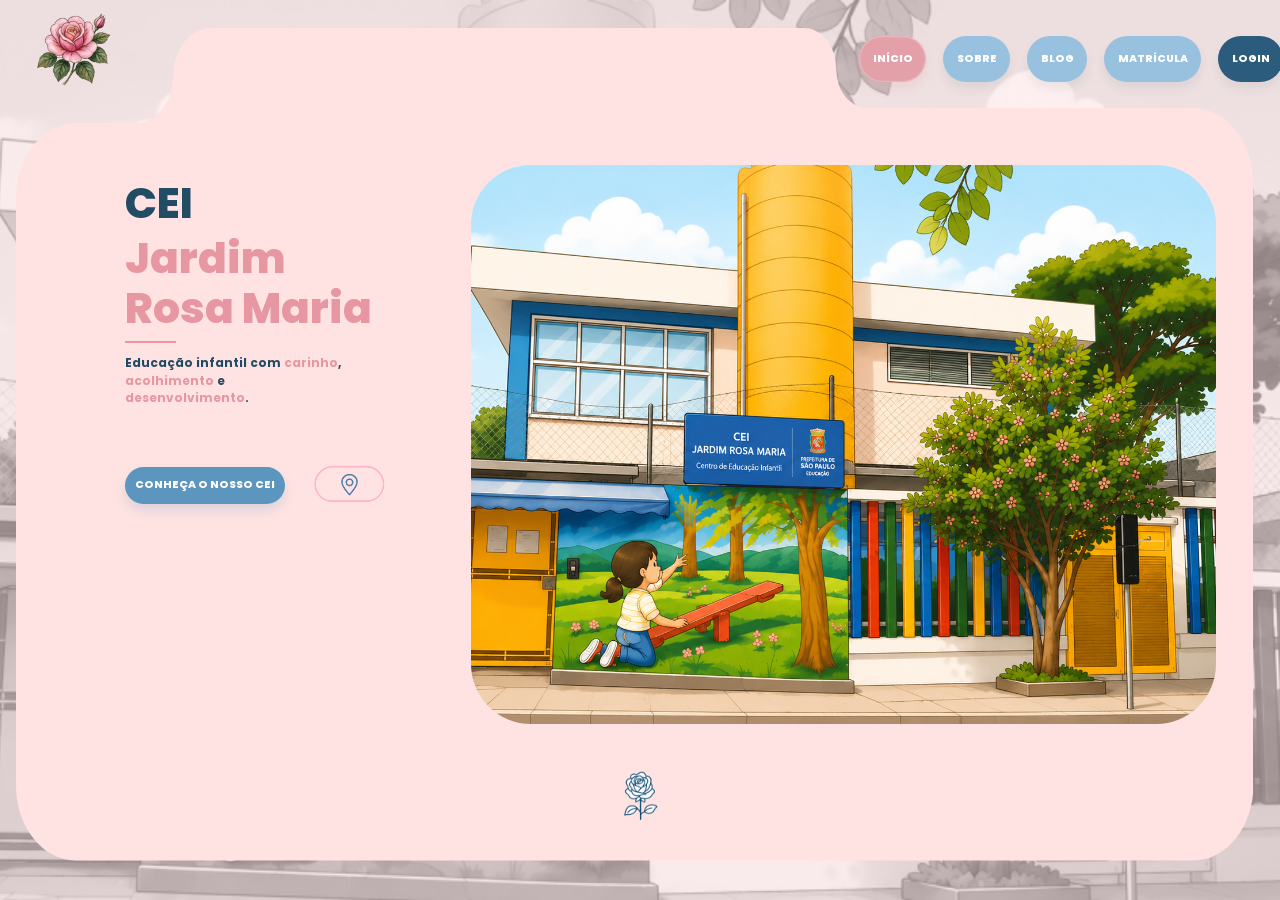
<file: frontend/index.html>
<!doctype html>
<html lang="pt-BR">
  <head>
    <meta charset="UTF-8" />
    <meta http-equiv="refresh" content="0; url=pages/index.html" />
    <meta name="viewport" content="width=device-width, initial-scale=1.0" />
    <title>CEI Jardim Rosa Maria</title>
  </head>
  <body>
    <p><a href="pages/index.html">Acessar o site do CEI Jardim Rosa Maria</a></p>
  </body>
</html>
</file>
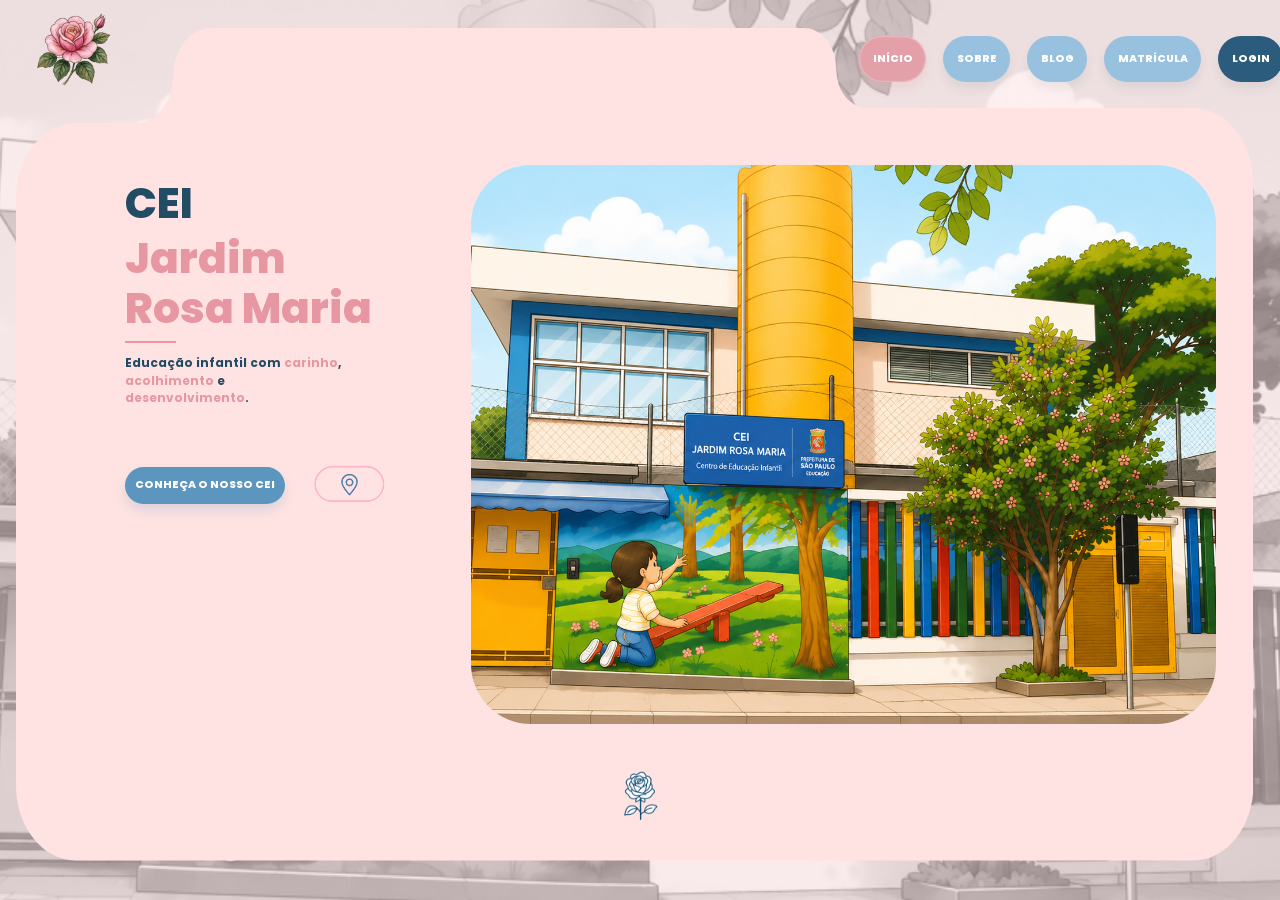
<file: frontend/pages/index.html>
<!DOCTYPE html>
<html lang="pt-BR">
  <head>
    <meta charset="UTF-8" />
    <meta name="viewport" content="width=device-width, initial-scale=1.0" />
    <title>CEI Jardim Rosa Maria</title>
    <link rel="preconnect" href="https://fonts.googleapis.com" />
    <link rel="preconnect" href="https://fonts.gstatic.com" crossorigin />
    <link
      href="https://fonts.googleapis.com/css2?family=Poppins:wght@400;700;800&display=swap"
      rel="stylesheet"
    />
    <link rel="stylesheet" href="../style.css" />
  </head>
  <body>
    <a class="skip-link" href="#main-content">Pular para o conteúdo principal</a>
    <!--
      Clip path responsivo do shape principal.
      O path original do Figma tinha viewBox 1856x999; aqui todos os pontos
      foram divididos por largura/altura para funcionar com objectBoundingBox.
    -->
    <svg class="clip-defs" aria-hidden="true" focusable="false">
      <defs>
        <clipPath id="shape-bordas-internas" clipPathUnits="objectBoundingBox">
          <path
            d="M 0.636756 0 C 0.651094 0 0.662716 0.021593 0.662716 0.048228 C 0.662716 0.074864 0.674337 0.096457 0.688675 0.096457 H 0.951509 C 0.978292 0.096457 1 0.136792 1 0.186547 V 0.90991 C 1 0.959666 0.978292 1 0.951509 1 H 0.048491 C 0.02171 1 0 0.959666 0 0.90991 V 0.204204 C 0 0.154448 0.02171 0.114114 0.048491 0.114114 H 0.096444 C 0.113405 0.114114 0.127155 0.088569 0.127155 0.057057 C 0.127155 0.025545 0.140905 0 0.157866 0 H 0.636756 Z"
          />
        </clipPath>
      </defs>
    </svg>

    <main id="main-content" class="page" aria-label="Página inicial do CEI Jardim Rosa Maria">
      <!-- Camada de fundo exportada do Figma, com a mesma opacidade do layout. -->
      <img
        class="background-illustration"
        src="../assets/img-fundo-iii.png"
        alt=""
        aria-hidden="true"
      />

      <!-- Logo floral no canto superior esquerdo. -->
      <img class="brand-flower" src="../assets/rosa.svg" alt="" aria-hidden="true" />

      <!-- Menu fora do shape clipado para preservar visibilidade e área clicável. -->
      <nav class="nav-menu" aria-label="Navegação principal">
        <a class="nav-pill nav-pill-active" href="index.html" aria-current="page">INÍCIO</a>
        <a class="nav-pill" href="sobre.html">SOBRE</a>
        <a class="nav-pill" href="blog.html">BLOG</a>
        <a class="nav-pill" href="matricula.html">MATRÍCULA</a>
        <a class="nav-pill nav-pill-login" href="login.html">LOGIN</a>
      </nav>

      <!-- Conteúdo principal clipado pelo SVG definido acima. -->
      <section class="hero-shape">
        <div class="shape-content">
          <div class="hero-copy">
            <p class="eyebrow">CEI</p>
            <h1>Jardim<br />Rosa Maria</h1>
            <span class="title-line" aria-hidden="true"></span>

            <p class="hero-description">
              <strong>Educação infantil com <span>carinho</span>,</strong>
              <strong><span>acolhimento</span> e</strong>
              <strong><span>desenvolvimento</span>.</strong>
            </p>

            <div class="hero-actions">
              <a class="primary-button" href="sobre.html">CONHEÇA O NOSSO CEI</a>
              <a
                class="location-button"
                href="#"
                target="_blank"
                rel="noopener noreferrer"
                aria-label="Ver localização no Google Maps"
                data-location-button
              >
                <img src="../assets/botao-localizaçao.svg" alt="" aria-hidden="true" />
              </a>
            </div>
          </div>

          <!-- Imagem principal posicionada conforme o frame do Figma. -->
          <img class="school-image" src="../assets/img-CEI.svg" alt="Fachada ilustrada do CEI" />

          <!-- Flor azul na base do shape. -->
          <img class="blue-flower" src="../assets/rosa-azul.svg" alt="" aria-hidden="true" />
        </div>
      </section>
    </main>
    <script src="../js/config.js"></script>
    <script src="../js/telemetria.js"></script>
    <script src="../js/localizacao.js"></script>
  </body>
</html>
</file>
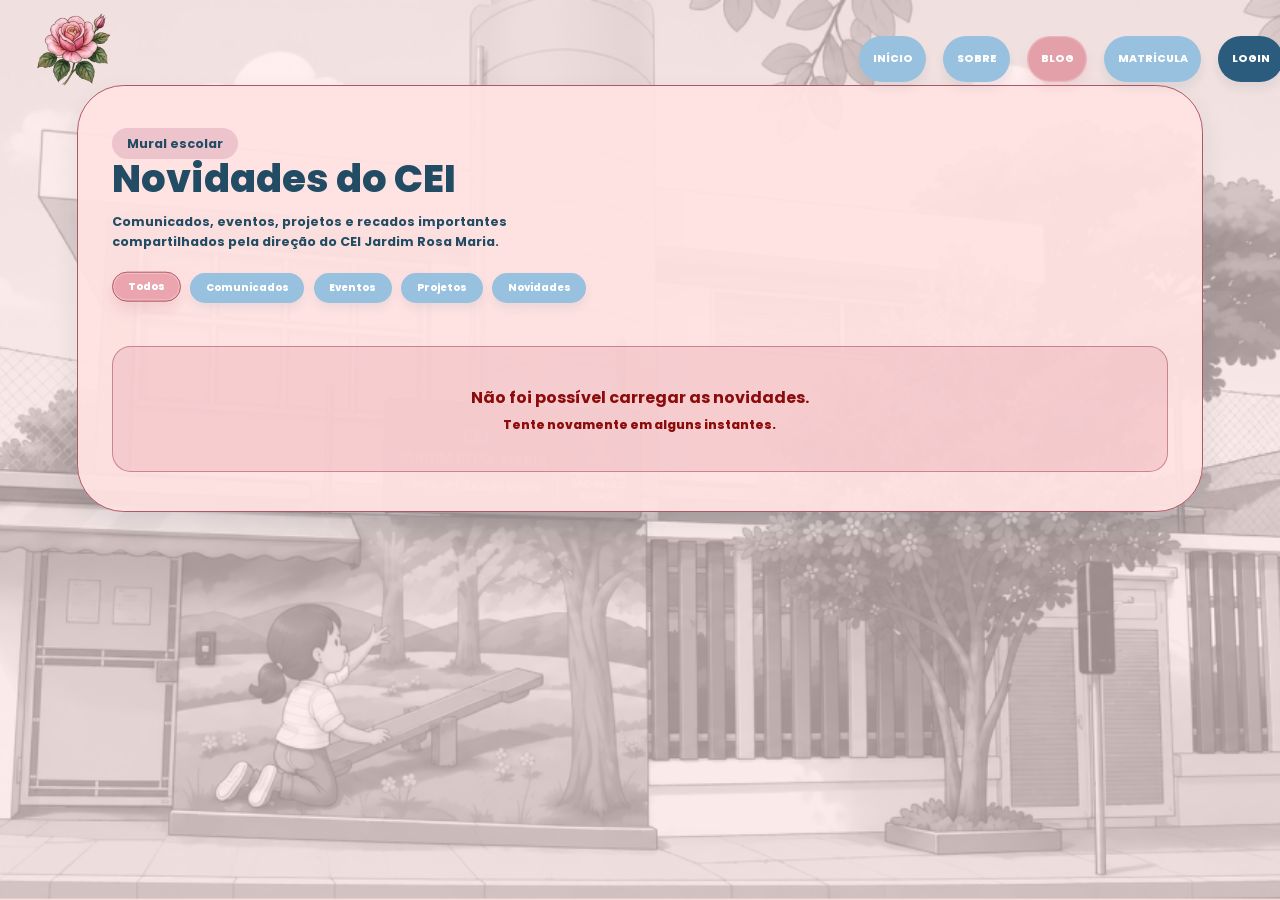
<file: frontend/pages/blog.html>
<!DOCTYPE html>
<html lang="pt-BR">
  <head>
    <meta charset="UTF-8" />
    <meta name="viewport" content="width=device-width, initial-scale=1.0" />
    <title>Novidades do CEI | CEI Jardim Rosa Maria</title>
    <link rel="preconnect" href="https://fonts.googleapis.com" />
    <link rel="preconnect" href="https://fonts.gstatic.com" crossorigin />
    <link
      href="https://fonts.googleapis.com/css2?family=Patrick+Hand&family=Patrick+Hand+SC&family=Poppins:wght@400;700;800&display=swap"
      rel="stylesheet"
    />
    <link rel="stylesheet" href="../style.css" />
  </head>
  <body>
    <a class="skip-link" href="#main-content">Pular para o conteúdo principal</a>

    <main id="main-content" class="page blog-page" aria-label="Novidades do CEI Jardim Rosa Maria">
      <!-- Fundo e elementos de marca seguem a identidade visual já usada nas outras telas. -->
      <img class="blog-bg" src="../assets/img-fundo-iii.png" alt="" aria-hidden="true" />
      <img class="brand-flower" src="../assets/rosa.svg" alt="" aria-hidden="true" />

      <nav class="nav-menu" aria-label="Navegação principal">
        <a class="nav-pill" href="index.html">INÍCIO</a>
        <a class="nav-pill" href="sobre.html">SOBRE</a>
        <a class="nav-pill nav-pill-active" href="blog.html" aria-current="page">BLOG</a>
        <a class="nav-pill" href="matricula.html">MATRÍCULA</a>
        <a class="nav-pill nav-pill-login" href="login.html">LOGIN</a>
      </nav>

      <section class="blog-board" aria-labelledby="blog-title">
        <header class="blog-header">
          <p class="blog-kicker">Mural escolar</p>
          <h1 id="blog-title">Novidades do CEI</h1>
          <p>
            Comunicados, eventos, projetos e recados importantes compartilhados pela direção do
            CEI Jardim Rosa Maria.
          </p>
        </header>

        <div class="blog-filters" aria-label="Filtros de publicações">
          <!-- Filtros prontos para futura integração com o dashboard. -->
          <button class="blog-filter blog-filter-active" type="button" aria-pressed="true" data-filter="todos">Todos</button>
          <button class="blog-filter" type="button" aria-pressed="false" data-filter="comunicados">Comunicados</button>
          <button class="blog-filter" type="button" aria-pressed="false" data-filter="eventos">Eventos</button>
          <button class="blog-filter" type="button" aria-pressed="false" data-filter="projetos">Projetos</button>
          <button class="blog-filter" type="button" aria-pressed="false" data-filter="novidades">Novidades</button>
        </div>

        <section
          id="post-reuniao-familias"
          class="blog-featured"
          data-category="comunicados familias"
          aria-label="Último comunicado em destaque"
        >
          <div class="featured-copy">
            <span class="post-category">Comunicado</span>
            <time datetime="2026-08-21">21 ago 2026</time>
            <h2>Reunião com as famílias</h2>
            <p>
              A direção convida os responsáveis para um encontro de acolhimento, escuta e partilha
              sobre as próximas vivências das crianças.
            </p>
            <a href="#post-reuniao-familias" aria-label="Ler comunicado sobre reunião com as famílias">Ler comunicado</a>
          </div>
          <img src="../assets/familia.svg" alt="Família reunida com criança estudando" />
        </section>

        <section class="post-grid" aria-label="Publicações recentes">
          <article class="post-card post-event" data-category="eventos">
            <img src="../assets/meninos-brincando.svg" alt="Crianças brincando no quintal" />
            <div>
              <span class="post-category">Eventos</span>
              <time datetime="2026-08-18">18 ago 2026</time>
              <h2>Semana do brincar</h2>
              <p>Vivências com movimento, imaginação e brincadeiras no quintal.</p>
            </div>
          </article>

          <article class="post-card post-project" data-category="projetos">
            <img src="../assets/criancas-horta.svg" alt="Crianças cuidando da horta" />
            <div>
              <span class="post-category">Projetos</span>
              <time datetime="2026-08-12">12 ago 2026</time>
              <h2>Plantio na horta</h2>
              <p>As crianças cuidaram da terra e acompanharam novas descobertas.</p>
            </div>
          </article>

          <article class="post-card post-note" data-category="comunicados familias">
            <img src="../assets/nota.svg" alt="Ilustração de recado escolar" />
            <div>
              <span class="post-category">Recados</span>
              <time datetime="2026-08-08">08 ago 2026</time>
              <h2>Atualização cadastral</h2>
              <p>Pedimos que as famílias mantenham contatos e autorizações atualizados.</p>
            </div>
          </article>

          <article class="post-card post-photo" data-category="projetos">
            <img src="../assets/atelie.svg" alt="Criança pintando no ateliê" />
            <div>
              <span class="post-category">Fotos</span>
              <time datetime="2026-08-02">02 ago 2026</time>
              <h2>Ateliê de cores</h2>
              <p>Registros das explorações com tintas, pincéis e diferentes materiais.</p>
            </div>
          </article>
        </section>

        <!--
          Estados prontos para integração: o backend deve remover/adicionar hidden
          conforme carregamento, resposta vazia, erro, offline ou publicação.
        -->
        <section class="interface-states" aria-live="polite">
          <div class="state-message state-loading" hidden>
            <span class="state-spinner" aria-hidden="true"></span>
            <p>Carregando novidades...</p>
          </div>

          <div class="state-message state-empty" hidden>
            <img src="../assets/rosa-azul.svg" alt="" aria-hidden="true" />
            <p>A direção ainda não publicou novidades. Volte em breve.</p>
          </div>

          <div class="state-message state-error" hidden>
            <strong>Não foi possível carregar as novidades.</strong>
            <p>Tente novamente em alguns instantes.</p>
          </div>

          <div class="state-message state-offline" hidden>
            <strong>Você está sem conexão.</strong>
            <p>Assim que a internet voltar, tente recarregar a página.</p>
          </div>

          <div class="state-message state-success" hidden>
            <strong>Post publicado com sucesso.</strong>
            <p>A novidade já pode aparecer no site público.</p>
          </div>
        </section>
      </section>
    </main>
    <script src="../js/config.js"></script>
    <script src="../js/telemetria.js"></script>
    <script src="../js/blog-publico.js"></script>
  </body>
</html>
</file>
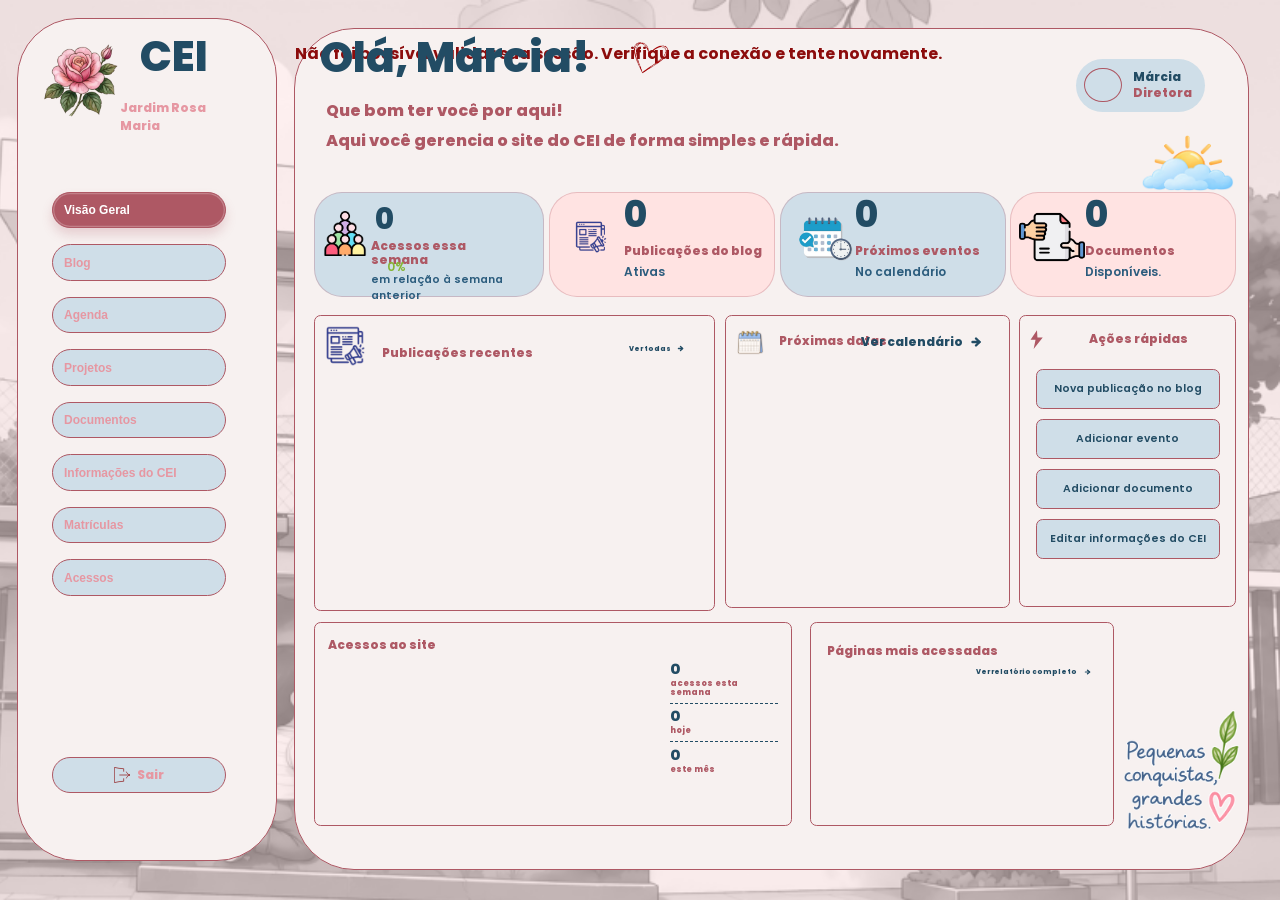
<file: frontend/pages/dashboard.html>
<!DOCTYPE html>
<html lang="pt-BR">
  <head>
    <meta charset="UTF-8" />
    <meta name="viewport" content="width=device-width, initial-scale=1.0" />
    <title>Dashboard Direção | CEI Jardim Rosa Maria</title>
    <link rel="preconnect" href="https://fonts.googleapis.com" />
    <link rel="preconnect" href="https://fonts.gstatic.com" crossorigin />
    <link
      href="https://fonts.googleapis.com/css2?family=Patrick+Hand&family=Poppins:wght@400;700;800&display=swap"
      rel="stylesheet"
    />
    <link rel="stylesheet" href="../style.css" />
  </head>
  <body>
    <a class="skip-link" href="#main-content">Pular para o conteúdo principal</a>

    <main
      id="main-content"
      class="dashboard-page"
      aria-label="Dashboard da direção do CEI Jardim Rosa Maria"
    >
      <img class="dashboard-bg" src="../assets/figma-dashboard/img-fundo-iii.png" alt="" aria-hidden="true" />

      <aside class="dashboard-sidebar" aria-label="Menu da direção">
        <div class="dashboard-brand">
          <img class="dashboard-logo" src="../assets/figma-dashboard/rosa.png" alt="" aria-hidden="true" />
          <div>
            <strong>CEI</strong>
            <span>Jardim Rosa Maria</span>
          </div>
        </div>

        <!-- Menu da Direção conforme o frame do Figma. -->
        <nav class="dashboard-menu" aria-label="Áreas administrativas">
          <button class="dashboard-menu-item dashboard-menu-active" type="button" data-panel-target="visao-geral">Visão Geral</button>
          <button class="dashboard-menu-item" type="button" data-panel-target="blog">Blog</button>
          <button class="dashboard-menu-item" type="button" data-panel-target="agenda">Agenda</button>
          <button class="dashboard-menu-item" type="button" data-panel-target="projetos">Projetos</button>
          <button class="dashboard-menu-item" type="button" data-panel-target="documentos">Documentos</button>
          <button class="dashboard-menu-item" type="button" data-panel-target="informacoes-cei">Informações do CEI</button>
          <button class="dashboard-menu-item" type="button" data-panel-target="matriculas">Matrículas</button>
          <button class="dashboard-menu-item" type="button" data-panel-target="acessos">Acessos</button>
        </nav>

        <a class="dashboard-exit" href="login.html" data-dashboard-logout><img src="../assets/figma-dashboard/exit.svg" alt="" aria-hidden="true" />Sair</a>
      </aside>

      <section class="dashboard-shell">
        <section class="dashboard-panel dashboard-panel-active" data-panel="visao-geral" aria-label="Visão geral">
          <header class="dashboard-topbar">
            <h1 data-dashboard-greeting>Olá, Márcia!</h1>
            <p class="dashboard-welcome">Que bom ter você por aqui!</p>
            <p class="dashboard-subtitle">Aqui você gerencia o site do CEI de forma simples e rápida.</p>
            <img class="dashboard-heart" src="../assets/figma-dashboard/coracao.png" alt="" aria-hidden="true" />

            <div class="dashboard-user" aria-label="Usuário logado">
              <span class="dashboard-user-avatar" aria-hidden="true"></span>
              <div>
                <strong data-dashboard-name>Márcia</strong>
                <span data-dashboard-profile>Diretora</span>
              </div>
            </div>
          </header>

          <div class="dashboard-stats" aria-label="Resumo da direção">
            <article class="dashboard-stat-card">
              <img src="../assets/figma-dashboard/pessoas.png" alt="" aria-hidden="true" />
              <strong id="dashboard-access-week" data-dashboard-metric="access-week">0</strong>
              <span>Acessos essa semana</span>
              <em id="dashboard-access-variation" data-dashboard-access-variation>0%</em>
              <small>em relação à semana anterior</small>
            </article>
            <article class="dashboard-stat-card dashboard-stat-card-soft">
              <img src="../assets/figma-dashboard/image-60.png" alt="" aria-hidden="true" />
              <strong id="dashboard-posts-count" data-dashboard-metric="posts">0</strong>
              <span>Publicações do blog</span>
              <small>Ativas</small>
            </article>
            <article class="dashboard-stat-card">
              <img src="../assets/figma-dashboard/image-55.png" alt="" aria-hidden="true" />
              <strong id="dashboard-events-count" data-dashboard-metric="events">0</strong>
              <span>Próximos eventos</span>
              <small>No calendário</small>
            </article>
            <article class="dashboard-stat-card dashboard-stat-card-soft">
              <img src="../assets/figma-dashboard/image-59.png" alt="" aria-hidden="true" />
              <strong id="dashboard-documents-count" data-dashboard-metric="documents">0</strong>
              <span>Documentos</span>
              <small>Disponíveis.</small>
            </article>
          </div>

          <div class="dashboard-overview-grid">
            <article class="dashboard-overview-card dashboard-publications">
              <img class="dashboard-card-icon dashboard-card-icon-large" src="../assets/figma-dashboard/image-60.png" alt="" aria-hidden="true" />
              <h2>Publicações recentes</h2>
              <button type="button" data-panel-jump="blog">Ver todas <img src="../assets/figma-dashboard/arrow-right.svg" alt="" aria-hidden="true" /></button>

              <div id="dashboard-recent-posts" class="publication-list" data-dashboard-publications aria-live="polite"></div>
            </article>

            <article class="dashboard-overview-card dashboard-dates">
              <img class="dashboard-card-icon" src="../assets/figma-dashboard/calendario-iii.png" alt="" aria-hidden="true" />
              <h2>Próximas datas</h2>
              <button type="button" data-panel-jump="agenda">Ver calendário <img src="../assets/figma-dashboard/arrow-right.svg" alt="" aria-hidden="true" /></button>

              <div id="dashboard-upcoming-events" data-dashboard-events aria-live="polite"></div>
            </article>

            <article class="dashboard-overview-card dashboard-actions">
              <span class="dashboard-action-bolt" aria-hidden="true"></span>
              <h2>Ações rápidas</h2>
              <button type="button" data-dashboard-action="blog">Nova publicação no blog</button>
              <button type="button" data-dashboard-action="agenda">Adicionar evento</button>
              <button type="button" data-dashboard-action="documento">Adicionar documento</button>
              <button type="button" data-dashboard-action="informacoes">Editar informações do CEI</button>
            </article>

            <article class="dashboard-overview-card dashboard-blank" aria-label="Acessos ao site">
              <div class="dashboard-access-chart">
                <h2>Acessos ao site</h2>
                <div class="dashboard-access-canvas">
                  <canvas id="siteAccessChart" aria-label="Gráfico de acessos ao site por dia da semana"></canvas>
                </div>
              </div>
              <div class="dashboard-access-summary" aria-label="Resumo de acessos">
                <p><strong id="dashboard-week-total" data-dashboard-access-summary="week">0</strong><span>acessos esta semana</span></p>
                <p><strong id="dashboard-today-total" data-dashboard-access-summary="today">0</strong><span>hoje</span></p>
                <p><strong id="dashboard-month-total" data-dashboard-access-summary="month">0</strong><span>este mês</span></p>
              </div>
            </article>

            <article class="dashboard-overview-card dashboard-pages">
              <h2>Páginas mais acessadas</h2>
              <button type="button" data-panel-jump="acessos">Ver relatório completo <img src="../assets/figma-dashboard/arrow-right.svg" alt="" aria-hidden="true" /></button>
              <div id="dashboard-top-pages" class="dashboard-pages-list" data-dashboard-top-pages aria-live="polite"></div>
            </article>

            <img class="dashboard-sun" src="../assets/figma-dashboard/image-63.png" alt="" aria-hidden="true" />
            <img class="dashboard-plant" src="../assets/figma-dashboard/image-64.png" alt="" aria-hidden="true" />
          </div>
          <p class="dashboard-summary-feedback" data-dashboard-feedback role="status" aria-live="polite" hidden></p>
        </section>

        <section class="dashboard-panel dashboard-workspace" data-panel="turmas" aria-label="Dashboard de turmas" hidden>
          <header class="workspace-header">
            <span>Turmas</span>
            <h2>Cadastrar e organizar turmas</h2>
            <p>Crie turmas, defina turno, faixa etária e vincule professoras responsáveis.</p>
          </header>
          <div class="workspace-grid">
            <form class="workspace-card workspace-form">
              <!-- Formulário mockado para futura integração com cadastro de turmas. -->
              <label>Nome da turma<input type="text" placeholder="Infantil II - Manhã" /></label>
              <label>Turno<select><option>Manhã</option><option>Tarde</option><option>Integral</option></select></label>
              <label>Professora responsável<select><option>Prof. Dani</option><option>Prof. Marta</option></select></label>
              <button type="button">Cadastrar turma</button>
            </form>
            <article class="workspace-card">
              <h3>Turmas cadastradas</h3>
              <ul class="workspace-list">
                <li><strong>Infantil I - manhã</strong><span>18 crianças · Prof. Dani</span></li>
                <li><strong>Infantil II - tarde</strong><span>21 crianças · Prof. Marta</span></li>
                <li><strong>Berçário</strong><span>12 crianças · Prof. Fábia</span></li>
              </ul>
            </article>
          </div>
        </section>

        <section class="dashboard-panel dashboard-workspace" data-panel="criancas" aria-label="Dashboard de crianças" hidden>
          <header class="workspace-header">
            <span>Crianças</span>
            <h2>Cadastrar crianças e vincular turmas</h2>
            <p>Acesse dados administrativos, cadastre novas crianças e atribua cada criança à sua turma.</p>
          </header>
          <div class="workspace-grid">
            <form class="workspace-card workspace-form">
              <label>Nome da criança<input type="text" placeholder="Ana Clara Santos" /></label>
              <label>Turma<select><option>Infantil II - Manhã</option><option>Infantil I - Tarde</option></select></label>
              <label>Status<select><option>Matriculada</option><option>Documentação pendente</option></select></label>
              <button type="button">Salvar criança</button>
            </form>
            <article class="workspace-card workspace-card-wide">
              <h3>Crianças recentes</h3>
              <div class="workspace-table">
                <span>Nome</span><span>Turma</span><span>Responsável</span><span>Status</span>
                <strong>Ana Clara</strong><strong>Infantil II</strong><strong>Renata</strong><strong>Ativa</strong>
                <strong>Miguel</strong><strong>Berçário</strong><strong>Bruno</strong><strong>Pendente</strong>
              </div>
            </article>
          </div>
        </section>

        <section class="dashboard-panel dashboard-workspace" data-panel="professores" aria-label="Dashboard de professores" hidden>
          <header class="workspace-header">
            <span>Professores</span>
            <h2>Cadastrar e vincular professores</h2>
            <p>Gerencie professoras, dados de acesso e vínculo com as turmas cadastradas.</p>
          </header>
          <div class="workspace-grid">
            <form class="workspace-card workspace-form">
              <label>Nome do professor<input type="text" placeholder="Prof. Dani" /></label>
              <label>E-mail<input type="email" placeholder="professora@cei.com" /></label>
              <label>Turma vinculada<select><option>Infantil I - manhã</option><option>Infantil II - tarde</option></select></label>
              <button type="button">Cadastrar professor</button>
            </form>
            <article class="workspace-card">
              <h3>Vínculos ativos</h3>
              <ul class="workspace-list">
                <li><strong>Prof. Dani</strong><span>Infantil I - manhã</span></li>
                <li><strong>Prof. Marta</strong><span>Infantil II - tarde</span></li>
              </ul>
            </article>
          </div>
        </section>

        <section class="dashboard-panel dashboard-workspace" data-panel="responsaveis" aria-label="Dashboard de responsáveis" hidden>
          <header class="workspace-header">
            <span>Responsáveis</span>
            <h2>Vincular família, criança, turma e professor</h2>
            <p>Cadastre responsáveis e mantenha o vínculo administrativo com cada criança.</p>
          </header>
          <div class="workspace-grid">
            <form class="workspace-card workspace-form">
              <label>Responsável<input type="text" placeholder="Renata Santos" /></label>
              <label>Criança<select><option>Ana Clara Santos</option><option>Miguel Oliveira</option></select></label>
              <label>Grau de parentesco<select><option>Mãe</option><option>Pai</option><option>Avó/Avô</option></select></label>
              <button type="button">Vincular responsável</button>
            </form>
            <article class="workspace-card workspace-card-wide">
              <h3>Resumo do vínculo</h3>
              <ul class="workspace-list">
                <li><strong>Ana Clara Santos</strong><span>Responsável: Renata · Turma: Infantil II · Prof. Dani</span></li>
                <li><strong>Miguel Oliveira</strong><span>Responsável: Bruno · Turma: Berçário · Prof. Fábia</span></li>
              </ul>
            </article>
          </div>
        </section>

        <section class="dashboard-panel dashboard-acessos-panel" data-panel="acessos" aria-label="Dashboard de acessos" hidden>
          <header class="acessos-header">
            <div>
              <h2>Acessos</h2>
              <p>Acompanhe o alcance e engajamento do site do CEI.</p>
            </div>
            <img class="acessos-heart" src="../assets/figma-dashboard/coracao.png" alt="" aria-hidden="true" />
            <button class="acessos-period" type="button" aria-label="Selecionar período">
              <img src="../assets/image 55.svg" alt="" aria-hidden="true" />
              <span>01/09/2026 - 30/09/2026</span>
              <strong class="acessos-select-arrow" aria-hidden="true"></strong>
            </button>
            <div class="dashboard-user acessos-user" aria-label="Usuário logado">
              <span class="dashboard-user-avatar" aria-hidden="true"></span>
              <div>
                <strong data-dashboard-name>Márcia</strong>
                <span data-dashboard-profile>Diretora</span>
              </div>
            </div>
          </header>

          <section class="acessos-metrics" aria-label="Métricas de acesso">
            <article class="acessos-metric-card">
              <img src="../assets/users.svg" alt="" aria-hidden="true" />
              <h3>Visitantes únicos</h3>
              <div class="acessos-metric-value-row">
                <strong>1.284</strong>
                <em><img src="../assets/figma-dashboard/arrow-4.svg" alt="" aria-hidden="true" />12%</em>
              </div>
              <small>Em relação ao mês anterior.</small>
            </article>
            <article class="acessos-metric-card acessos-metric-soft">
              <img src="../assets/figma-dashboard/eye.svg" alt="" aria-hidden="true" />
              <h3>Visualizações de página</h3>
              <div class="acessos-metric-value-row">
                <strong>3.752</strong>
                <em><img src="../assets/figma-dashboard/arrow-4.svg" alt="" aria-hidden="true" />8%</em>
              </div>
              <small>Em relação ao mês anterior.</small>
            </article>
            <article class="acessos-metric-card">
              <img src="../assets/file-text.svg" alt="" aria-hidden="true" />
              <h3>Páginas por visita</h3>
              <div class="acessos-metric-value-row">
                <strong>2,9</strong>
                <em><img src="../assets/figma-dashboard/arrow-4.svg" alt="" aria-hidden="true" />5%</em>
              </div>
              <small>Em relação ao mês anterior.</small>
            </article>
            <article class="acessos-metric-card acessos-metric-soft">
              <img src="../assets/clock.svg" alt="" aria-hidden="true" />
              <h3>Tempo no site</h3>
              <div class="acessos-metric-value-row">
                <strong>2min 18 segundos</strong>
                <em><img src="../assets/figma-dashboard/arrow-4.svg" alt="" aria-hidden="true" />10%</em>
              </div>
              <small>Em relação ao mês anterior.</small>
            </article>
          </section>

          <section class="acessos-main-grid">
            <article class="acessos-card acessos-time-card">
              <div class="acessos-card-header">
                <h3>Visitantes ao longo do tempo</h3>
                <button type="button">Visitantes únicos <span class="acessos-select-arrow" aria-hidden="true"></span></button>
              </div>
              <div class="acessos-line-chart">
                <canvas id="acessosLineChart" aria-label="Visitantes ao longo do tempo"></canvas>
              </div>
            </article>

            <article class="acessos-card acessos-origin-card">
              <h3>Origem dos acessos.</h3>
              <div class="acessos-origin-layout">
                <div class="acessos-donut-wrap">
                  <canvas id="acessosOriginChart" aria-label="Origem dos acessos"></canvas>
                  <div class="acessos-donut-center"><strong>1.284</strong><span>visitantes únicos</span></div>
                </div>
                <ul class="acessos-origin-list">
                  <li><span class="acessos-dot acessos-dot-pink"></span><strong>Busca Orgânica</strong><em>42%</em></li>
                  <li><span class="acessos-dot acessos-dot-blue"></span><strong>Acesso Rápido</strong><em>28%</em></li>
                  <li><span class="acessos-dot acessos-dot-purple"></span><strong>Redes Sociais</strong><em>18%</em></li>
                  <li><span class="acessos-dot acessos-dot-yellow"></span><strong>Sites de Referência</strong><em>8%</em></li>
                  <li><span class="acessos-dot acessos-dot-green"></span><strong>Outros</strong><em>4%</em></li>
                </ul>
              </div>
            </article>

            <article class="acessos-card acessos-pages-card">
              <h3>Páginas mais acessadas.</h3>
              <div class="acessos-pages-table">
                <div class="acessos-pages-head"><span>#</span><span>Páginas</span><span>Visualizações</span></div>
                <ol class="acessos-pages-list">
                  <li><span>Início</span><strong>1.200</strong></li>
                  <li><span>Blog</span><strong>1.200</strong></li>
                  <li><span>Projetos</span><strong>750</strong></li>
                  <li><span>Agenda</span><strong>990</strong></li>
                  <li><span>Documentos</span><strong>230</strong></li>
                </ol>
              </div>
              <button class="acessos-pages-button" type="button">Ver todas as páginas</button>
            </article>

            <article class="acessos-card acessos-devices-card">
              <h3>Dispositivos utilizados.</h3>
              <div class="acessos-device-row">
                <img src="../assets/notebook.svg" alt="" aria-hidden="true" />
                <div><strong>Computador</strong><span><i style="width: 32%"></i></span></div>
                <em>32%</em>
              </div>
              <div class="acessos-device-row">
                <img src="../assets/celular.svg" alt="" aria-hidden="true" />
                <div><strong>Celular</strong><span><i style="width: 62%"></i></span></div>
                <em>62%</em>
              </div>
              <div class="acessos-device-row">
                <img src="../assets/tablet.svg" alt="" aria-hidden="true" />
                <div><strong>Tablet</strong><span><i style="width: 6%"></i></span></div>
                <em>6%</em>
              </div>
            </article>

            <article class="acessos-card acessos-location-card">
              <h3>Localização dos acessos.</h3>
              <div class="acessos-location-layout">
                <img class="acessos-map" src="../assets/mapa.svg" alt="Mapa do Brasil com destaque em São Paulo" />
                <ul class="acessos-location-list">
                  <li><span class="acessos-dot acessos-dot-pink"></span><strong>São Paulo</strong><em>78%</em></li>
                  <li><span class="acessos-dot acessos-dot-blue"></span><strong>Rio de Janeiro</strong><em>15%</em></li>
                  <li><span class="acessos-dot acessos-dot-yellow"></span><strong>Outros estados</strong><em>6%</em></li>
                </ul>
              </div>
            </article>
          </section>
        </section>

        <section class="dashboard-panel dashboard-blog-panel" data-panel="blog" aria-label="Dashboard do blog" hidden>
          <header class="blog-dashboard-header">
            <div>
              <h2>Blog</h2>
              <p>Gerencie as publicações que aparecem no site público!</p>
            </div>
            <a class="blog-new-button" href="nova-publicacao.html" data-blog-new-publication aria-label="Nova publicação">
              <span aria-hidden="true">+</span>
              Nova publicação
            </a>
            <img class="blog-dashboard-heart" src="../assets/figma-dashboard/coracao.png" alt="" aria-hidden="true" />
            <div class="dashboard-user blog-dashboard-user" aria-label="Usuário logado">
              <span class="dashboard-user-avatar" aria-hidden="true"></span>
              <div>
                <strong data-dashboard-name>Márcia</strong>
                <span data-dashboard-profile>Diretora</span>
              </div>
            </div>
          </header>

          <div class="blog-summary-grid" aria-label="Resumo do blog">
            <article class="blog-summary-card">
              <img src="../assets/figma-dashboard/image-58.png" alt="" aria-hidden="true" />
              <strong data-blog-summary="active">12</strong>
              <span>Publicações ativas</span>
            </article>
            <article class="blog-summary-card blog-summary-card-soft">
              <strong data-blog-summary="drafts">3</strong>
              <span>Rascunhos</span>
            </article>
            <article class="blog-summary-card">
              <img src="../assets/figma-dashboard/image-60.png" alt="" aria-hidden="true" />
              <strong data-blog-summary="comunicados">4</strong>
              <span>Comunicados</span>
            </article>
            <article class="blog-summary-card blog-summary-card-soft">
              <img src="../assets/figma-dashboard/image-62.png" alt="" aria-hidden="true" />
              <strong data-blog-summary="projetos">2</strong>
              <span>Projetos</span>
            </article>
          </div>

          <div class="blog-toolbar" aria-label="Filtros e busca do blog">
            <div class="blog-filter-group" role="group" aria-label="Filtrar publicações">
              <button class="blog-dashboard-filter blog-dashboard-filter-active" type="button" data-blog-filter="Todos">Todos</button>
              <button class="blog-dashboard-filter" type="button" data-blog-filter="Comunicado">Comunicados</button>
              <button class="blog-dashboard-filter" type="button" data-blog-filter="Projeto">Projetos</button>
              <button class="blog-dashboard-filter" type="button" data-blog-filter="Evento">Eventos</button>
              <button class="blog-dashboard-filter" type="button" data-blog-filter="Novidade">Novidades</button>
            </div>
            <label class="blog-search-field">
              <img src="../assets/figma-dashboard/search.svg" alt="" aria-hidden="true" />
              <input type="search" data-blog-search placeholder="Buscar informações..." aria-label="Buscar informações" />
            </label>
          </div>

          <article class="blog-table-card" aria-label="Lista de publicações do blog">
            <div class="blog-table-head" role="row">
              <span>Título da publicação</span>
              <span>Categoria</span>
              <span>Data</span>
              <span>Visualizações</span>
              <span>Status</span>
              <span>Ações</span>
            </div>
            <div class="blog-table-body" data-blog-list>
              <article class="blog-post-row" data-blog-row data-title="Reunião com as famílias" data-category="Comunicado" data-status="Publicado">
                <div class="blog-post-title">
                  <span class="blog-post-thumb" aria-hidden="true"></span>
                  <div>
                    <h3>Reunião com as famílias</h3>
                    <p>Contamos com a presença de todos para conversarmos sobre o desenvolvimento...</p>
                  </div>
                </div>
                <span class="blog-badge blog-badge-comunicado">Comunicado</span>
                <time>28/08/2026</time>
                <span class="blog-views"><img src="../assets/figma-dashboard/eye.svg" alt="" aria-hidden="true" />100</span>
                <span class="blog-status blog-status-published">Publicado</span>
                <button class="blog-row-actions" type="button" data-blog-actions aria-label="Ações da publicação Reunião com as famílias">
                  <img src="../assets/figma-dashboard/more-vertical.svg" alt="" aria-hidden="true" />
                </button>
              </article>
              <article class="blog-post-row" data-blog-row data-title="Projeto no CEI" data-category="Projeto" data-status="Publicado">
                <div class="blog-post-title">
                  <span class="blog-post-thumb" aria-hidden="true"></span>
                  <div>
                    <h3>Projeto no CEI</h3>
                    <p>Nossas crianças estão aprendendo sobre natureza e alimentação saudável...</p>
                  </div>
                </div>
                <span class="blog-badge blog-badge-projeto">Projeto</span>
                <time>28/08/2026</time>
                <span class="blog-views"><img src="../assets/figma-dashboard/eye.svg" alt="" aria-hidden="true" />82</span>
                <span class="blog-status blog-status-published">Publicado</span>
                <button class="blog-row-actions" type="button" data-blog-actions aria-label="Ações da publicação Projeto no CEI">
                  <img src="../assets/figma-dashboard/more-vertical.svg" alt="" aria-hidden="true" />
                </button>
              </article>
              <article class="blog-post-row" data-blog-row data-title="Semana da criança" data-category="Evento" data-status="Rascunho">
                <div class="blog-post-title">
                  <span class="blog-post-thumb" aria-hidden="true"></span>
                  <div>
                    <h3>Semana da criança</h3>
                    <p>Uma semana inteira de atividades e brincadeiras especiais para celebrar o dia...</p>
                  </div>
                </div>
                <span class="blog-badge blog-badge-evento">Evento</span>
                <time>28/08/2026</time>
                <span class="blog-views"><img src="../assets/figma-dashboard/eye.svg" alt="" aria-hidden="true" />0</span>
                <span class="blog-status blog-status-draft">Rascunho</span>
                <button class="blog-row-actions" type="button" data-blog-actions aria-label="Ações da publicação Semana da criança">
                  <img src="../assets/figma-dashboard/more-vertical.svg" alt="" aria-hidden="true" />
                </button>
              </article>
              <article class="blog-post-row" data-blog-row data-title="Dicas de leitura infantil" data-category="Novidade" data-status="Publicado">
                <div class="blog-post-title">
                  <span class="blog-post-thumb" aria-hidden="true"></span>
                  <div>
                    <h3>Dicas de leitura infantil</h3>
                    <p>Selecionamos algumas sugestões de livros para essa fase...</p>
                  </div>
                </div>
                <span class="blog-badge blog-badge-novidade">Novidade</span>
                <time>28/08/2026</time>
                <span class="blog-views"><img src="../assets/figma-dashboard/eye.svg" alt="" aria-hidden="true" />23</span>
                <span class="blog-status blog-status-published">Publicado</span>
                <button class="blog-row-actions" type="button" data-blog-actions aria-label="Ações da publicação Dicas de leitura infantil">
                  <img src="../assets/figma-dashboard/more-vertical.svg" alt="" aria-hidden="true" />
                </button>
              </article>
              <article class="blog-post-row" data-blog-row data-title="Nosso espaço, nossa história" data-category="Institucional" data-status="Rascunho">
                <div class="blog-post-title">
                  <span class="blog-post-thumb" aria-hidden="true"></span>
                  <div>
                    <h3>Nosso espaço, nossa história</h3>
                    <p>Conheça um pouco mais sobre o CEI Jardim Rosa Maria...</p>
                  </div>
                </div>
                <span class="blog-badge blog-badge-institucional">Institucional</span>
                <time>28/08/2026</time>
                <span class="blog-views"><img src="../assets/figma-dashboard/eye.svg" alt="" aria-hidden="true" />0</span>
                <span class="blog-status blog-status-draft">Rascunho</span>
                <button class="blog-row-actions" type="button" data-blog-actions aria-label="Ações da publicação Nosso espaço, nossa história">
                  <img src="../assets/figma-dashboard/more-vertical.svg" alt="" aria-hidden="true" />
                </button>
              </article>
              <p class="blog-empty-state" data-blog-empty hidden>Nenhuma publicação encontrada.</p>
            </div>
          </article>

          <div class="blog-actions-menu" data-blog-menu hidden>
            <button type="button" data-action="editar">Editar</button>
            <button type="button" data-action="ver">Ver no site</button>
            <button type="button" data-action="duplicar">Duplicar</button>
            <button type="button" data-action="despublicar">Despublicar</button>
            <button type="button" data-action="excluir">Excluir</button>
          </div>
        </section>

        <section class="dashboard-panel dashboard-agenda-panel" data-panel="agenda" aria-label="Dashboard da agenda" hidden>
          <header class="agenda-dashboard-header">
            <h2>Agenda</h2>
            <img class="agenda-dashboard-heart" src="../assets/figma-dashboard/coracao.png" alt="" aria-hidden="true" />
            <button class="agenda-new-event" type="button" data-agenda-new-event><span aria-hidden="true">+</span>Novo evento</button>
            <div class="dashboard-user agenda-dashboard-user" aria-label="Usuário logado">
              <span class="dashboard-user-avatar" aria-hidden="true"></span>
              <div>
                <strong data-dashboard-name>Márcia</strong>
                <span data-dashboard-profile>Diretora</span>
              </div>
            </div>
          </header>

          <div class="agenda-summary-grid" aria-label="Resumo da agenda">
            <article class="agenda-summary-card agenda-summary-blue"><img src="../assets/figma-dashboard/agenda-icon-calendar.svg" alt="" aria-hidden="true" /><strong data-agenda-count="month">0</strong><small>Eventos neste mês</small></article>
            <article class="agenda-summary-card agenda-summary-pink"><img src="../assets/figma-dashboard/agenda-icon-reunioes.png" alt="" aria-hidden="true" /><strong data-agenda-count="meetings">0</strong><small>Reuniões</small></article>
            <article class="agenda-summary-card agenda-summary-purple"><img src="../assets/figma-dashboard/agenda-icon-especiais.png" alt="" aria-hidden="true" /><strong data-agenda-count="special">0</strong><small>Eventos especiais</small></article>
            <article class="agenda-summary-card agenda-summary-soft"><img src="../assets/figma-dashboard/agenda-icon-outras.png" alt="" aria-hidden="true" /><strong data-agenda-count="other">0</strong><small>Outras atividades</small></article>
          </div>

          <p class="agenda-feedback" data-agenda-feedback role="status" aria-live="polite" hidden></p>

          <section class="agenda-calendar-card" aria-label="Calendário mensal">
            <header class="agenda-calendar-toolbar">
              <button type="button" data-agenda-prev aria-label="Mês anterior"><img src="../assets/figma-dashboard/arrow-right.svg" alt="" aria-hidden="true" /></button>
              <h3 data-agenda-title>Setembro de 2026</h3>
              <button type="button" data-agenda-next aria-label="Próximo mês"><img src="../assets/figma-dashboard/arrow-right.svg" alt="" aria-hidden="true" /></button>
              <button class="agenda-today" type="button" data-agenda-today>Hoje</button>
              <div class="agenda-view-toggle" role="group" aria-label="Visualização da agenda">
                <button class="agenda-view-active" type="button" data-agenda-view="month">Mês</button>
                <button type="button" data-agenda-view="week">Semana</button>
                <button type="button" data-agenda-view="list">Lista</button>
              </div>
            </header>
            <div class="agenda-calendar-grid" data-agenda-calendar></div>
            <div class="agenda-alt-view" data-agenda-alt-view hidden></div>
          </section>

          <aside class="agenda-next-card" aria-label="Eventos em destaque">
            <div class="agenda-next-list" data-agenda-next-list></div>
          </aside>

          <div class="agenda-actions-menu" data-agenda-menu hidden>
            <button type="button" data-agenda-action="editar">Editar</button>
            <button type="button" data-agenda-action="excluir">Excluir</button>
          </div>
          <div class="agenda-modal" data-agenda-modal role="dialog" aria-modal="true" aria-labelledby="agenda-modal-title" hidden>
            <form class="agenda-modal-card" data-agenda-form>
              <h3 id="agenda-modal-title" data-agenda-modal-title>Novo evento</h3>
              <label>
                <span>Nome do evento</span>
                <input name="recadoAgenda" type="text" maxlength="255" required />
              </label>
              <label>
                <span>Data</span>
                <input name="dataAgenda" type="date" required />
              </label>
              <label>
                <span>Horário (opcional)</span>
                <input name="horaAgenda" type="time" />
              </label>
              <label>
                <span>Local</span>
                <input name="localAgenda" type="text" maxlength="100" value="CEI Jardim Rosa Maria" />
              </label>
              <label>
                <span>Categoria</span>
                <select name="tipoAgenda" required>
                  <option>Reunião</option>
                  <option>Projeto</option>
                  <option>Evento especial</option>
                  <option>Formação</option>
                  <option>Pedagógica</option>
                  <option>Outros</option>
                </select>
              </label>
              <input name="idDirecao" data-agenda-direcao type="hidden" />
              <label>
                <span>Status</span>
                <select name="statusAgenda" required>
                  <option>Ativo</option>
                  <option>Concluído</option>
                  <option>Cancelado</option>
                </select>
              </label>
              <p class="agenda-form-feedback" data-agenda-user-feedback role="alert" hidden></p>
              <div class="agenda-modal-actions">
                <button type="button" data-agenda-modal-close>Cancelar</button>
                <button type="submit" data-agenda-submit>Salvar evento</button>
              </div>
            </form>
          </div>
        </section>

        <section class="dashboard-panel dashboard-projetos-panel" data-panel="projetos" aria-label="Dashboard de projetos" hidden>
          <header class="projetos-dashboard-header">
            <h2>Projetos</h2>
            <p>Acompanhe e gerencie os projetos do CEI.</p>
            <img class="projetos-dashboard-heart" src="../assets/figma-dashboard/coracao.png" alt="" aria-hidden="true" />
            <div class="dashboard-user projetos-dashboard-user" aria-label="Usuário logado">
              <span class="dashboard-user-avatar" aria-hidden="true"></span>
              <div>
                <strong data-dashboard-name>Márcia</strong>
                <span data-dashboard-profile>Diretora</span>
              </div>
            </div>
          </header>

          <section class="projetos-board" aria-label="Gerenciamento de projetos">
            <div class="projetos-toolbar">
              <label class="projetos-search">
                <img src="../assets/figma-dashboard/search.svg" alt="" aria-hidden="true" />
                <input type="search" placeholder="Buscar projetos..." data-projetos-search />
              </label>
              <label class="projetos-select">
                <span class="sr-only">Categoria</span>
                <select data-projetos-category>
                  <option>Todas as categorias</option>
                  <option>Meio ambiente</option>
                  <option>Educação</option>
                  <option>Cultura</option>
                  <option>Comunidade</option>
                  <option>Cultura e comunidade</option>
                  <option>Outros</option>
                </select>
              </label>
              <label class="projetos-select">
                <span class="sr-only">Status</span>
                <select data-projetos-status>
                  <option>Todos os status</option>
                  <option>Em andamento</option>
                  <option>Planejamento</option>
                  <option>Concluído</option>
                </select>
              </label>
              <label class="projetos-select projetos-sort">
                <span class="sr-only">Ordenação</span>
                <select data-projetos-sort>
                  <option>Mais recentes</option>
                  <option>Mais antigos</option>
                  <option>A-Z</option>
                  <option>Z-A</option>
                </select>
              </label>
            </div>

            <article class="projetos-table-card">
              <div class="projetos-table-head" role="row">
                <span>Título do Projeto</span>
                <span>Categoria</span>
                <span>Status</span>
                <span>Andamento</span>
                <span>Responsável</span>
                <span>Ações</span>
              </div>
              <div class="projetos-table-body" data-projetos-list></div>
              <div class="projetos-empty-state" data-projetos-empty hidden>
                <strong>Nenhum projeto encontrado.</strong>
                <span>Tente alterar os filtros ou realizar outra busca.</span>
              </div>
            </article>

            <aside class="projetos-categories-card" aria-label="Categorias dos projetos">
              <h3>Categorias</h3>
              <ul>
                <li><span class="projeto-dot projeto-dot-meio"></span>Meio ambiente</li>
                <li><span class="projeto-dot projeto-dot-educacao"></span>Educação</li>
                <li><span class="projeto-dot projeto-dot-cultura"></span>Cultura</li>
                <li><span class="projeto-dot projeto-dot-comunidade"></span>Comunidade</li>
                <li><span class="projeto-dot projeto-dot-cultura-comunidade"></span>Cultura e comunidade</li>
                <li><span class="projeto-dot projeto-dot-outros"></span>Outros</li>
              </ul>
            </aside>

            <img class="projetos-decor" src="../assets/figma-dashboard/educacao-decor.png" alt="" aria-hidden="true" />
          </section>

          <div class="projetos-actions-menu" data-projetos-menu hidden></div>
        </section>

        <section class="dashboard-panel dashboard-documentos-panel" data-panel="documentos" aria-label="Dashboard de documentos" hidden>
          <header class="documentos-dashboard-header">
            <h2>Documentos</h2>
            <p>Consulte e organize os documentos do CEI.</p>
            <img class="documentos-dashboard-heart" src="../assets/figma-dashboard/coracao.png" alt="" aria-hidden="true" />
            <button class="documentos-new-button" type="button" data-documentos-new><span aria-hidden="true">+</span>Novo Documento</button>
            <div class="dashboard-user documentos-dashboard-user" aria-label="Usuário logado">
              <span class="dashboard-user-avatar" aria-hidden="true"></span>
              <div>
                <strong data-dashboard-name>Márcia</strong>
                <span data-dashboard-profile>Diretora</span>
              </div>
            </div>
          </header>

          <section class="documentos-board" aria-label="Gerenciamento de documentos">
            <div class="documentos-toolbar">
              <label class="documentos-search">
                <span class="sr-only">Buscar documentos</span>
                <img src="../assets/figma-dashboard/search.svg" alt="" aria-hidden="true" />
                <input type="search" placeholder="Buscar documentos" data-documentos-search />
              </label>

              <label class="documentos-select documentos-category-filter">
                <span class="sr-only">Categoria</span>
                <select data-documentos-category>
                  <option value="todos">Todas as categorias</option>
                  <option value="Institucional">Institucional</option>
                  <option value="Pedagógico">Pedagógico</option>
                  <option value="Formulários">Formulários</option>
                  <option value="Calendário">Calendário</option>
                  <option value="Alimentação">Alimentação</option>
                  <option value="Saúde">Saúde</option>
                  <option value="Financeiro">Financeiro</option>
                  <option value="Outros">Outros</option>
                </select>
              </label>

              <label class="documentos-select documentos-status-filter">
                <span class="sr-only">Status</span>
                <select data-documentos-status>
                  <option value="todos">Todos os status</option>
                  <option value="Publicado">Publicado</option>
                  <option value="Rascunho">Rascunho</option>
                </select>
              </label>
            </div>

            <div class="documentos-table-card">
              <div class="documentos-table-head" role="row">
                <span>Nome do documento</span>
                <span>Categoria</span>
                <span>Data de envio</span>
                <span>Tamanho</span>
                <span>Ações</span>
              </div>
              <div class="documentos-table-body" data-documentos-list></div>
              <div class="documentos-empty-state" data-documentos-empty hidden>
                <strong>Nenhum documento encontrado</strong>
                <span>Revise a busca ou os filtros selecionados.</span>
              </div>
            </div>
            <p class="documentos-feedback" data-documentos-feedback role="status" aria-live="polite" hidden></p>

            <aside class="documentos-categories-card" aria-label="Categorias de documentos">
              <h3>Categorias</h3>
              <ul>
                <li><span class="documentos-dot documentos-dot-institucional"></span>Institucional</li>
                <li><span class="documentos-dot documentos-dot-pedagogico"></span>Pedagógico</li>
                <li><span class="documentos-dot documentos-dot-formularios"></span>Formulários</li>
                <li><span class="documentos-dot documentos-dot-calendario"></span>Calendário</li>
                <li><span class="documentos-dot documentos-dot-alimentacao"></span>Alimentação</li>
                <li><span class="documentos-dot documentos-dot-saude"></span>Saúde</li>
                <li><span class="documentos-dot documentos-dot-financeiro"></span>Financeiro</li>
                <li><span class="documentos-dot documentos-dot-outros"></span>Outros</li>
              </ul>
            </aside>

            <img class="documentos-decor" src="../assets/figma-dashboard/educacao-decor.png" alt="" aria-hidden="true" />
          </section>

          <div class="documentos-actions-menu" data-documentos-menu hidden></div>
          <div class="documentos-modal" data-documentos-modal role="dialog" aria-modal="true" aria-labelledby="documentos-modal-title" hidden>
            <form class="documentos-modal-card" data-documentos-form>
              <h3 id="documentos-modal-title">Novo Documento</h3>

              <label>
                <span>Nome do documento</span>
                <input name="nomeDocumento" type="text" maxlength="100" required />
              </label>

              <label>
                <span>Descrição</span>
                <input name="descDocumento" type="text" maxlength="255" required />
              </label>

              <label>
                <span>Categoria</span>
                <select name="tipoDocumento" required>
                  <option value="Institucional">Institucional</option>
                  <option value="Pedagógico">Pedagógico</option>
                  <option value="Formulários">Formulários</option>
                  <option value="Calendário">Calendário</option>
                  <option value="Alimentação">Alimentação</option>
                  <option value="Saúde">Saúde</option>
                  <option value="Financeiro">Financeiro</option>
                  <option value="Outros">Outros</option>
                </select>
              </label>

              <label data-documentos-file-field>
                <span>Arquivo (PDF, DOC, DOCX, XLS ou XLSX; até 20 MB)</span>
                <input name="arquivo" type="file" accept=".pdf,.doc,.docx,.xls,.xlsx" required />
              </label>

              <label>
                <span>Status</span>
                <select name="statusDocumento" required>
                  <option value="A">Publicado</option>
                  <option value="I">Rascunho</option>
                </select>
              </label>

              <p class="documentos-modal-feedback" data-documentos-modal-feedback role="alert" hidden></p>
              <div class="documentos-modal-actions">
                <button type="button" data-documentos-modal-close>Cancelar</button>
                <button type="submit" data-documentos-submit>Salvar Documento</button>
              </div>
            </form>
          </div>
        </section>

        <section class="dashboard-panel dashboard-info-cei-panel" data-panel="informacoes-cei" aria-label="Informações do CEI" hidden>
          <header class="info-cei-header">
            <h2>Informações do CEI.</h2>
            <p>Gerencie as informações institucionais exibidas no site público.</p>
            <img class="info-cei-heart" src="../assets/figma-dashboard/coracao.png" alt="" aria-hidden="true" />
            <div class="dashboard-user info-cei-user" aria-label="Usuário logado">
              <span class="dashboard-user-avatar" aria-hidden="true"></span>
              <div>
                <strong data-dashboard-name>Márcia</strong>
                <span data-dashboard-profile>Diretora</span>
              </div>
            </div>
          </header>

          <section class="info-cei-board" aria-label="Informações institucionais">
            <article class="info-card info-card-unidade" data-info-card="Dados da Unidade">
              <button class="info-edit-button" type="button" data-info-edit="Dados da Unidade">Editar Informações</button>
              <div class="info-card-title"><span aria-hidden="true"><img src="../assets/Home-2--Streamline-Flex.svg" alt="" /></span><h3>Dados da Unidade</h3></div>
              <div class="info-unit-details">
                <div class="info-unit-row">
                  <img src="../assets/Home-2--rosaclaroFlex.svg" alt="" aria-hidden="true" />
                  <strong>CEI Jardim Rosa Maria</strong>
                </div>
                <div class="info-unit-row">
                  <img src="../assets/map-pin.svg" alt="" aria-hidden="true" />
                  <p>R. Adelino Branco de Andrade, 37 -<br />Jardim Rosa Maria, São Paulo - SP, 04930-070</p>
                </div>
                <div class="info-unit-row">
                  <img src="../assets/Vector.svg" alt="" aria-hidden="true" />
                  <p><a href="tel:+551158930232">(11) 5893-0232</a></p>
                </div>
                <div class="info-unit-row">
                  <img src="../assets/mail.svg" alt="" aria-hidden="true" />
                  <p><a href="mailto:ceijrmaria@sme.prefeitura.sp.gov.br">ceijrmaria@sme.prefeitura.sp.gov.br</a></p>
                </div>
              </div>
            </article>

            <article class="info-card info-card-horario" data-info-card="Horário de Atendimento">
              <button class="info-edit-button" type="button" data-info-edit="Horário de Atendimento">Editar Informações</button>
              <div class="info-card-title"><span aria-hidden="true"><img src="../assets/clock.svg" alt="" /></span><h3>Horário de Atendimento</h3></div>
              <div class="info-card-body">
                <strong>Segunda à sexta-feira</strong>
                <p>07h00 às 16h30</p>
                <p>Atendimento às famílias e responsáveis<br />das 08h às 16h</p>
              </div>
            </article>

            <article class="info-card info-card-objetivos" data-info-card="Objetivos & Metas">
              <button class="info-edit-button" type="button" data-info-edit="Objetivos & Metas">Editar Informações</button>
              <div class="info-card-title"><span aria-hidden="true"><img src="../assets/image 80.svg" alt="" /></span><h3>Objetivos & Metas</h3></div>
              <p>Promover o desenvolvimento integral das crianças por meio de educação de qualidade, inclusiva e afetiva, valorizando o brincar, a convivência e o respeito às diversidades.</p>
              <button class="info-link-button" type="button">Ver Mais <span aria-hidden="true">→</span></button>
            </article>

            <article class="info-card info-card-equipe" data-info-card="Equipe & Turmas">
              <button class="info-edit-button" type="button" data-info-edit="Equipe & Turmas">Editar Informações</button>
              <div class="info-card-title"><span aria-hidden="true"><img src="../assets/users.svg" alt="" /></span><h3>Equipe & Turmas</h3></div>
              <div class="info-turmas-list">
                <span>Berçário I</span><span>3 meses a 1 ano</span>
                <span>Berçário II</span><span>2 anos a 3</span>
                <span>Mini Grupo I</span><span>3 anos a 4 anos</span>
                <span>Mini Grupo II</span><span>4 anos a 5 anos</span>
              </div>
              <button class="info-link-button" type="button">Ver todas as turmas. <span aria-hidden="true">→</span></button>
            </article>

            <article class="info-card info-card-organizacao" data-info-card="Organização da Unidade">
              <button class="info-edit-button" type="button" data-info-edit="Organização da Unidade">Editar Informações</button>
              <div class="info-card-title"><span aria-hidden="true"><img src="../assets/Pessoas.svg" alt="" /></span><h3>Organização da<br />Unidade</h3></div>
              <p>O CEI Jardim Rosa Maria funciona com uma proposta pedagógica que valoriza o acolhimento, o respeito, a participação das famílias e o desenvolvimento das crianças em um ambiente seguro e estimulante.</p>
              <button class="info-link-button" type="button">Ver Mais <span aria-hidden="true">→</span></button>
            </article>

            <article class="info-card info-card-sobre" data-info-card="Sobre o CEI">
              <button class="info-edit-button" type="button" data-info-edit="Sobre o CEI">Editar Informações</button>
              <div class="info-card-title"><span aria-hidden="true"><img src="../assets/file-text.svg" alt="" /></span><h3>Sobre o CEI</h3></div>
              <p>Somos parte da Rede Municipal de Ensino de São Paulo e estamos no coração do bairro Jardim Rosa Maria. Desde 2001, acolhemos crianças com carinho, respeito e compromisso com a educação pública de qualidade.</p>
              <button class="info-link-button" type="button">Ver Mais <span aria-hidden="true">→</span></button>
            </article>

            <article class="info-card info-card-contato" data-info-card="Contato">
              <button class="info-edit-button" type="button" data-info-edit="Contato">Editar Informações</button>
              <div class="info-card-title"><span aria-hidden="true"><img src="../assets/mail.svg" alt="" /></span><h3>Contato</h3></div>
              <div class="info-card-body">
                <p>Telefone: <a href="tel:+551158930232">(11) 5893-0232</a></p>
                <p>Whatsapp: (11) 98827-1621</p>
                <p>E-mail: <a href="mailto:ceijrmaria@sme.prefeitura.sp.gov.br">ceijrmaria@sme.prefeitura.sp.gov.br</a></p>
                <strong>Estamos à disposição para atende-los.</strong>
              </div>
            </article>
          </section>

          <div class="info-cei-modal" data-info-modal hidden>
            <div class="info-cei-modal-card" role="dialog" aria-modal="true" aria-labelledby="infoModalTitle">
              <h3 id="infoModalTitle" data-info-modal-title>Editar Informações</h3>
              <p>Interface mockada para edição visual desta seção. Nenhuma informação será salva em banco.</p>
              <div>
                <button type="button" data-info-modal-cancel>Cancelar</button>
                <button type="button" data-info-modal-close>Concluir</button>
              </div>
            </div>
          </div>
        </section>

        <section class="dashboard-panel dashboard-matriculas-panel" data-panel="matriculas" aria-label="Dashboard de matrículas" hidden>
          <header class="documentos-dashboard-header matriculas-dashboard-header">
            <div>
              <h2>Matrículas</h2>
              <p>Acompanhe os pedidos recebidos, converse com as famílias e gerencie as matrículas.</p>
            </div>
            <img class="documentos-dashboard-heart" src="../assets/figma-dashboard/coracao.png" alt="" aria-hidden="true" />
            <div class="dashboard-user documentos-dashboard-user" aria-label="Usuário logado">
              <span class="dashboard-user-avatar" aria-hidden="true"></span>
              <div>
                <strong data-dashboard-name>Gabi</strong>
                <span data-dashboard-profile>Diretora</span>
              </div>
            </div>
          </header>

          <div class="matriculas-toolbar">
            <div class="blog-filter-group" role="group" aria-label="Filtrar matrículas">
              <button class="blog-dashboard-filter" type="button" data-matricula-filter="todos" aria-pressed="false">Todos</button>
              <button class="blog-dashboard-filter blog-dashboard-filter-active" type="button" data-matricula-filter="P" aria-pressed="true">Pendentes</button>
              <button class="blog-dashboard-filter" type="button" data-matricula-filter="A" aria-pressed="false">Ativos</button>
              <button class="blog-dashboard-filter" type="button" data-matricula-filter="I" aria-pressed="false">Inativos</button>
              <button class="blog-dashboard-filter" type="button" data-matricula-filter="R" aria-pressed="false">Rejeitados</button>
            </div>
            <label class="blog-search-field">
              <img src="../assets/figma-dashboard/search.svg" alt="" aria-hidden="true" />
              <input type="search" data-matricula-search placeholder="Buscar por nome..." aria-label="Buscar responsável" autocomplete="off" />
            </label>
          </div>

          <p class="matricula-feedback" data-matricula-feedback role="status" aria-live="polite" hidden></p>
          <div class="matriculas-cards-grid" data-matriculas-list aria-live="polite"></div>

          <div class="matricula-modal" data-matricula-modal hidden>
            <form class="matricula-modal-card" data-matricula-edit-form role="dialog" aria-modal="true" aria-labelledby="matricula-modal-title">
              <h2 id="matricula-modal-title">Editar dados da matrícula</h2>
              <label>
                Nome do responsável
                <input name="responsavel" type="text" maxlength="100" required />
              </label>
              <label>
                Nome da criança
                <input name="crianca" type="text" maxlength="100" required />
              </label>
              <label>
                Telefone
                <input name="telefone" type="tel" inputmode="tel" maxlength="20" required />
              </label>
              <p class="matricula-feedback" data-matricula-modal-feedback role="alert" hidden></p>
              <div class="matricula-modal-actions">
                <button type="button" data-matricula-edit-cancel>Cancelar</button>
                <button type="submit">Salvar alterações</button>
              </div>
            </form>
          </div>
        </section>
      </section>
    </main>

    <script src="../vendor/chart.umd.min.js"></script>
    <script src="../js/config.js"></script>
    <script src="../js/dashboard.js"></script>
    <script src="../js/acessos-dashboard.js"></script>
    <script src="../js/blog-dashboard.js"></script>
    <script src="../js/agenda-dashboard.js"></script>
    <script src="../js/projetos-dashboard.js"></script>
    <script src="../js/documentos-dashboard.js"></script>
    <script src="../js/informacoes-cei-dashboard.js"></script>
    <script src="../js/matriculas-dashboard.js"></script>
    <script src="../js/microinteractions.js"></script>
  </body>
</html>
</file>
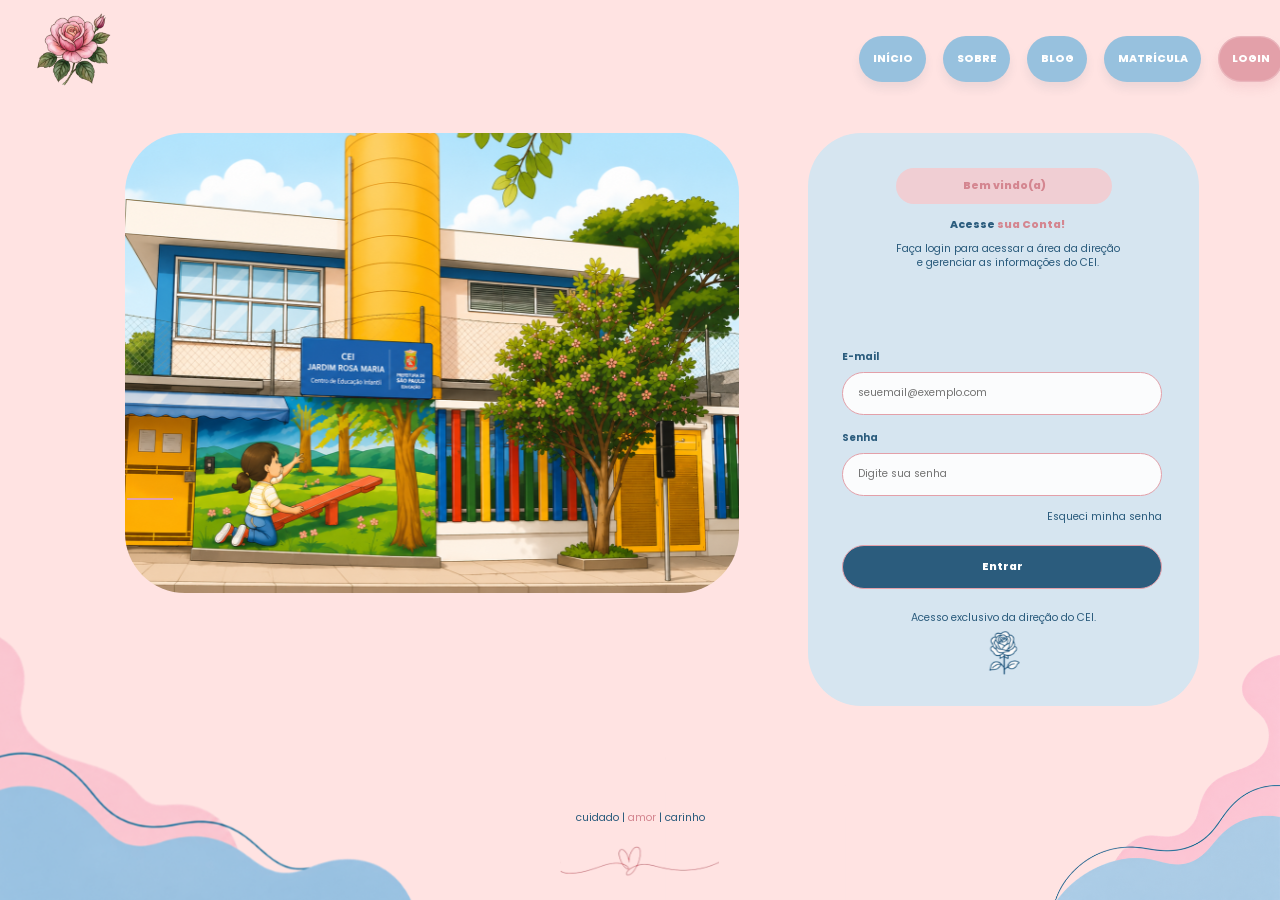
<file: frontend/pages/login.html>
<!DOCTYPE html>
<html lang="pt-BR">
  <head>
    <meta charset="UTF-8" />
    <meta name="viewport" content="width=device-width, initial-scale=1.0" />
    <title>Login | CEI Jardim Rosa Maria</title>
    <link rel="preconnect" href="https://fonts.googleapis.com" />
    <link rel="preconnect" href="https://fonts.gstatic.com" crossorigin />
    <link
      href="https://fonts.googleapis.com/css2?family=Poppins:wght@400;700;800&display=swap"
      rel="stylesheet"
    />
    <link rel="stylesheet" href="../style.css" />
  </head>
  <body>
    <a class="skip-link" href="#main-content">Pular para o conteúdo principal</a>

    <main id="main-content" class="page login-page" aria-label="Página de login do CEI Jardim Rosa Maria">
      <!-- Assets decorativos compartilhados com a tela de matrícula. -->
      <img class="brand-flower" src="../assets/rosa.svg" alt="" aria-hidden="true" />
      <img class="login-wave login-wave-left" src="../assets/muldura-organica-esquerda.svg" alt="" aria-hidden="true" />
      <img class="login-wave login-wave-right" src="../assets/muldura-organica-direita.svg" alt="" aria-hidden="true" />

      <!-- Imagem principal do CEI usada como apoio visual da tela de login. -->
      <img class="login-school-image" src="../assets/img-CEI.svg" alt="Fachada ilustrada do CEI" />

      <nav class="nav-menu" aria-label="Navegação principal">
        <a class="nav-pill" href="index.html">INÍCIO</a>
        <a class="nav-pill" href="sobre.html">SOBRE</a>
        <a class="nav-pill" href="blog.html">BLOG</a>
        <a class="nav-pill" href="matricula.html">MATRÍCULA</a>
        <a class="nav-pill nav-pill-login nav-pill-active" href="login.html" aria-current="page">LOGIN</a>
      </nav>

      <span class="login-small-line" aria-hidden="true"></span>

      <section class="login-card" aria-labelledby="login-title">
        <div class="login-welcome" id="login-title">Bem vindo(a)</div>

        <div class="login-copy">
          <p class="login-heading"><span>Acesse</span> sua Conta!</p>
          <p>Faça login para acessar a área da direção</p>
          <p>e gerenciar as informações do CEI.</p>
        </div>

        <form class="login-form" data-login-form>
          <!-- Inputs reais para permitir integração posterior com autenticação. -->
          <label class="login-field" for="login-email">
            <span>E-mail</span>
            <input
              id="login-email"
              type="email"
              name="email"
              autocomplete="email"
              placeholder="seuemail@exemplo.com"
              required
              aria-describedby="login-status"
            />
          </label>

          <label class="login-field" for="login-password">
            <span>Senha</span>
            <input
              id="login-password"
              type="password"
              name="senha"
              autocomplete="current-password"
              placeholder="Digite sua senha"
              required
              aria-describedby="login-status"
            />
          </label>
          <a class="forgot-password" href="#recuperar-senha" data-open-reset>Esqueci minha senha</a>
          <button class="login-submit" type="submit">Entrar</button>
          <!-- Mensagem reutilizável para retorno de autenticação inválida. -->
          <p id="login-status" class="form-message form-message-error" role="alert" hidden>
            Login inválido. Verifique e-mail e senha.
          </p>
        </form>

        <p class="login-account-note">
          Acesso exclusivo da direção do CEI.
        </p>

        <img class="login-blue-flower" src="../assets/rosa-azul.svg" alt="" aria-hidden="true" />
      </section>

      <dialog class="password-reset-dialog" data-reset-dialog aria-labelledby="reset-dialog-title">
        <button class="password-reset-close" type="button" aria-label="Fechar" data-close-reset>×</button>
        <h2 id="reset-dialog-title" data-reset-title>Recuperar senha</h2>
        <p data-reset-description>Informe o e-mail cadastrado. Enviaremos um link para criar uma nova senha.</p>
        <form data-request-reset-form>
          <label class="login-field" for="reset-email"><span>E-mail</span>
            <input id="reset-email" name="email" type="email" autocomplete="email" required placeholder="seuemail@exemplo.com" />
          </label>
          <button class="login-submit" type="submit">Enviar link de recuperação</button>
        </form>
        <form data-confirm-reset-form hidden>
          <label class="login-field" for="new-password"><span>Nova senha</span>
            <input id="new-password" name="senha" type="password" minlength="8" maxlength="25" autocomplete="new-password" required placeholder="Mínimo de 8 caracteres" />
          </label>
          <label class="login-field" for="confirm-password"><span>Confirme a nova senha</span>
            <input id="confirm-password" type="password" minlength="8" maxlength="25" autocomplete="new-password" required placeholder="Digite a senha novamente" />
          </label>
          <button class="login-submit" type="submit">Salvar nova senha</button>
        </form>
        <p class="form-message" data-reset-status role="status" aria-live="polite" hidden></p>
      </dialog>

      <p class="login-footer-text">cuidado | <span>amor</span> | carinho</p>
      <img class="login-heart-line" src="../assets/linha-de-coraçao.svg" alt="" aria-hidden="true" />
    </main>

    <script src="../js/config.js"></script>
    <script>
      const loginForm = document.querySelector("[data-login-form]");
      const loginStatus = document.querySelector("#login-status");
      const resetDialog = document.querySelector("[data-reset-dialog]");
      const resetStatus = document.querySelector("[data-reset-status]");
      const requestResetForm = document.querySelector("[data-request-reset-form]");
      const confirmResetForm = document.querySelector("[data-confirm-reset-form]");
      const resetToken = new URLSearchParams(window.location.search).get("token");
      const resetEmail = new URLSearchParams(window.location.search).get("email") || "";

      document.querySelector("[data-open-reset]").addEventListener("click", (event) => {
        event.preventDefault();
        resetDialog.showModal();
      });
      document.querySelector("[data-close-reset]").addEventListener("click", () => resetDialog.close());

      if (resetToken) {
        requestResetForm.hidden = true;
        confirmResetForm.hidden = false;
        document.querySelector("[data-reset-title]").textContent = "Crie uma nova senha";
        document.querySelector("[data-reset-description]").textContent = "A senha deve ter entre 8 e 25 caracteres.";
        document.querySelector("[data-confirm-reset-form]").dataset.email = resetEmail;
        resetDialog.showModal();
      }

      requestResetForm.addEventListener("submit", async (event) => {
        event.preventDefault();
        await submitReset("/password-reset/request", {
          email: new FormData(requestResetForm).get("email")
        }, "Se o e-mail estiver cadastrado, enviaremos um link de recuperação.");
      });

      confirmResetForm.addEventListener("submit", async (event) => {
        event.preventDefault();
        const senha = new FormData(confirmResetForm).get("senha");
        const confirmacao = document.querySelector("#confirm-password").value;
        if (senha !== confirmacao) {
          showResetStatus("As senhas não conferem.", true);
          return;
        }
        const ok = await submitReset("/password-reset/confirm", {
          email: confirmResetForm.dataset.email,
          token: resetToken,
          senha
        }, "Senha alterada. Você já pode entrar com a nova senha.");
        if (ok) {
          window.history.replaceState({}, document.title, window.location.pathname);
          setTimeout(() => resetDialog.close(), 1800);
        }
      });

      async function submitReset(path, payload, successMessage) {
        resetStatus.hidden = true;
        try {
          const response = await window.apiFetch(`${window.APP_CONFIG.apiBaseUrl}/api/auth${path}`, {
            method: "POST",
            headers: { "Content-Type": "application/json" },
            body: JSON.stringify(payload)
          });
          const result = await response.json().catch(() => ({}));
          if (!response.ok) {
            showResetStatus(result.message || "Não foi possível concluir. Solicite um novo link.", true);
            return false;
          }
          showResetStatus(successMessage, false);
          return true;
        } catch (error) {
          showResetStatus("Erro ao conectar com o servidor. Tente novamente mais tarde.", true);
          return false;
        }
      }

      function showResetStatus(message, isError) {
        resetStatus.textContent = message;
        resetStatus.classList.toggle("form-message-error", isError);
        resetStatus.hidden = false;
      }

      loginForm.addEventListener("submit", async (event) => {
        event.preventDefault();

        const formData = new FormData(loginForm);
        const email = String(formData.get("email")).trim().toLowerCase();
        const senha = String(formData.get("senha"));

        loginStatus.hidden = true;

        try {
          const response = await window.apiFetch(`${window.APP_CONFIG.apiBaseUrl}/api/auth/login`, {
            method: "POST",
            headers: {
              "Content-Type": "application/json"
            },
            body: JSON.stringify({ email, senha })
          });

          if (!response.ok) {
            if (response.status === 429) {
              const retryAfter = Number(response.headers.get("Retry-After"));
              const waitMinutes = Number.isFinite(retryAfter) && retryAfter > 0
                ? Math.max(1, Math.ceil(retryAfter / 60))
                : 15;
              loginStatus.textContent = `Muitas tentativas. Aguarde cerca de ${waitMinutes} minuto(s) antes de tentar novamente.`;
            } else {
              loginStatus.textContent = "Login inválido. Verifique e-mail e senha.";
            }
            loginStatus.hidden = false;
            return;
          }

          const userData = await response.json();
          const idUsuario = Number(userData?.idUsuario);
          if (!userData || typeof userData !== "object") {
            loginStatus.textContent = "O servidor não retornou os dados da sessão. Tente novamente.";
            loginStatus.hidden = false;
            return;
          }

          localStorage.setItem(
            "ceiDashboardUser",
            JSON.stringify(Number.isInteger(idUsuario) && idUsuario > 0
              ? { ...userData, idUsuario }
              : userData),
          );

          // Redireciona para a página principal da gestão
          window.location.href = "dashboard.html";

        } catch (error) {
          console.error("Erro na comunicação com a API:", error);
          loginStatus.textContent = "Erro ao conectar com o servidor. Tente novamente mais tarde.";
          loginStatus.hidden = false;
        }
      });
    </script>
  </body>
</html>
</file>
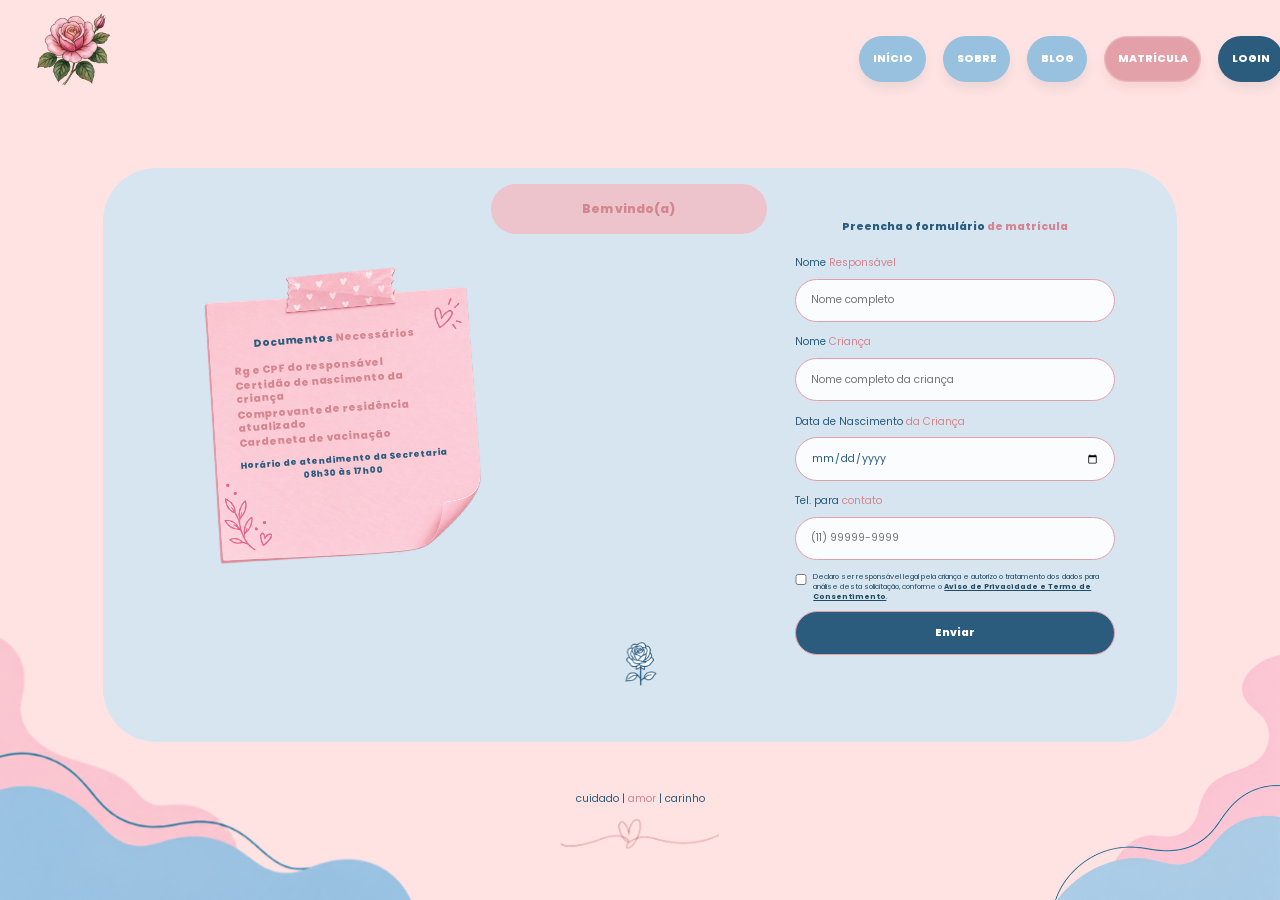
<file: frontend/pages/matricula.html>
<!DOCTYPE html>
<html lang="pt-BR">
  <head>
    <meta charset="UTF-8" />
    <meta name="viewport" content="width=device-width, initial-scale=1.0" />
    <title>Matrícula | CEI Jardim Rosa Maria</title>
    <link rel="preconnect" href="https://fonts.googleapis.com" />
    <link rel="preconnect" href="https://fonts.gstatic.com" crossorigin />
    <link
      href="https://fonts.googleapis.com/css2?family=Poppins:wght@400;700;800&display=swap"
      rel="stylesheet"
    />
    <link rel="stylesheet" href="../style.css" />
  </head>
  <body>
    <a class="skip-link" href="#main-content">Pular para o conteúdo principal</a>

    <main id="main-content" class="page matricula-page" aria-label="Página de matrícula do CEI Jardim Rosa Maria">
      <!-- Flores e ondas orgânicas posicionadas conforme o frame de matrícula no Figma. -->
      <img class="brand-flower" src="../assets/rosa.svg" alt="" aria-hidden="true" />
      <img class="matricula-wave matricula-wave-left" src="../assets/muldura-organica-esquerda.svg" alt="" aria-hidden="true" />
      <img class="matricula-wave matricula-wave-right" src="../assets/muldura-organica-direita.svg" alt="" aria-hidden="true" />

      <nav class="nav-menu" aria-label="Navegação principal">
        <a class="nav-pill" href="index.html">INÍCIO</a>
        <a class="nav-pill" href="sobre.html">SOBRE</a>
        <a class="nav-pill" href="blog.html">BLOG</a>
        <a class="nav-pill nav-pill-active" href="matricula.html" aria-current="page">MATRÍCULA</a>
        <a class="nav-pill nav-pill-login" href="login.html">LOGIN</a>
      </nav>

      <span class="matricula-small-line" aria-hidden="true"></span>

      <section class="matricula-card" aria-labelledby="matricula-title">
        <!-- Cabeçalho reproduz o pill rosa central do Figma. -->
        <div class="welcome-pill" id="matricula-title">Bem vindo(a)</div>

        <div class="post-it-wrap">
          <img class="post-it" src="../assets/post-it.svg" alt="" aria-hidden="true" />

          <!-- Textos separados do SVG para facilitar edição de conteúdo pelos próximos devs. -->
          <div class="post-it-text">
            <p class="post-title"><span>Documentos</span> Necessários</p>
            <p>Rg e CPF do responsável</p>
            <p>Certidão de nascimento da criança</p>
            <p>Comprovante de residência atualizado</p>
            <p>Cardeneta de vacinação</p>
            <p class="secretaria">Horário de atendimento da Secretaria</p>
            <p class="horario">08h30 às 17h00</p>
          </div>
        </div>

        <form class="matricula-form" action="#" method="post" data-api-form>
          <p class="form-intro">
            <span>Preencha o formulário</span> de matrícula
          </p>

          <label class="field-group">
            <span>Nome <strong>Responsável</strong></span>
            <input
              id="matricula-responsavel"
              type="text"
              name="responsavel"
              autocomplete="name"
              placeholder="Nome completo"
              required
              aria-describedby="matricula-status"
            />
          </label>

          <label class="field-group">
            <span>Nome <strong>Criança</strong></span>
            <input
              id="matricula-crianca"
              type="text"
              name="crianca"
              autocomplete="off"
              placeholder="Nome completo da criança"
              required
              aria-describedby="matricula-status"
            />
          </label>

          <label class="field-group">
            <span>Data de Nascimento <strong>da Criança</strong></span>
            <input
              id="matricula-nascimento"
              type="date"
              name="nascimento"
              required
              aria-describedby="matricula-status"
            />
          </label>

          <label class="field-group">
            <span>Tel. para <strong>contato</strong></span>
            <input
              id="matricula-telefone"
              type="tel"
              name="telefone"
              autocomplete="tel"
              inputmode="tel"
              placeholder="(11) 99999-9999"
              required
              aria-describedby="matricula-status"
            />
          </label>

          <label class="consentimento-lgpd">
            <input id="consentimento-lgpd" type="checkbox" name="consentimentoLgpd" required />
            <span>
              Declaro ser responsável legal pela criança e autorizo o tratamento dos dados para análise
              desta solicitação, conforme o
              <a href="privacidade.html" target="_blank" rel="noopener noreferrer">Aviso de Privacidade e Termo de Consentimento</a>.
            </span>
          </label>

          <button class="submit-button" type="submit">Enviar</button>
          <!-- Mensagem pronta para integração com o backend após envio da matrícula. -->
          <p id="matricula-status" class="form-message form-message-success" hidden>
            Formulário enviado com sucesso. A secretaria entrará em contato.
          </p>
        </form>

        <img class="matricula-blue-flower" src="../assets/rosa-azul.svg" alt="" aria-hidden="true" />
      </section>

      <p class="matricula-footer-text">
        cuidado | <span>amor</span> | carinho
      </p>
      <img class="heart-line" src="../assets/linha-de-coraçao.svg" alt="" aria-hidden="true" />
    </main>
    <script src="../js/config.js"></script>
    <script src="../js/telemetria.js"></script>
    <script src="../js/microinteractions.js"></script>
    <script src="../js/matricula.js"></script>
  </body>
</html>
</file>
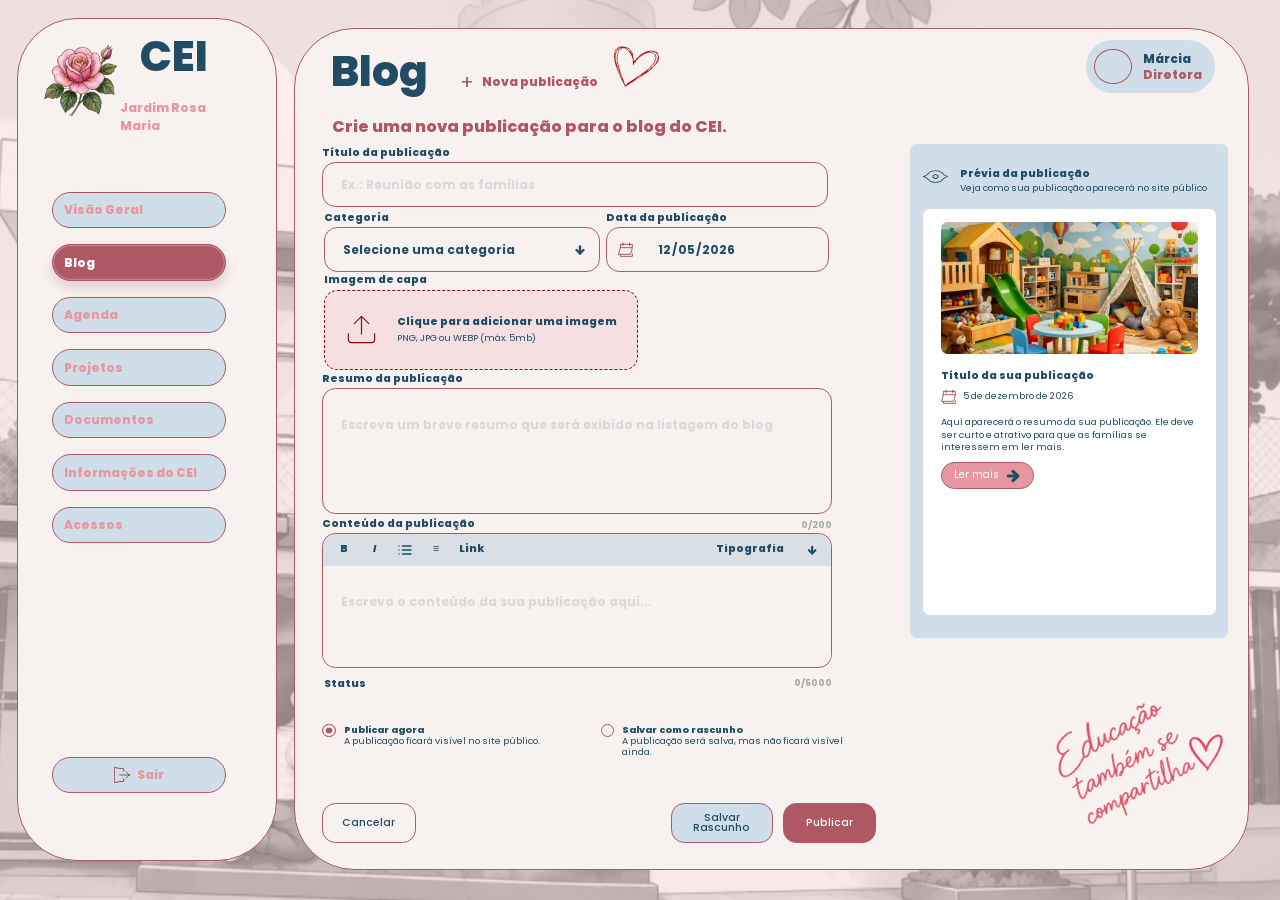
<file: frontend/pages/nova-publicacao.html>
<!DOCTYPE html>
<html lang="pt-BR">
  <head>
    <meta charset="UTF-8" />
    <meta name="viewport" content="width=device-width, initial-scale=1.0" />
    <title>Nova publicação | CEI Jardim Rosa Maria</title>
    <link rel="preconnect" href="https://fonts.googleapis.com" />
    <link rel="preconnect" href="https://fonts.gstatic.com" crossorigin />
    <link
      href="https://fonts.googleapis.com/css2?family=Patrick+Hand&family=Poppins:wght@400;500;600;700;800&display=swap"
      rel="stylesheet"
    />
    <link rel="stylesheet" href="../style.css" />
    <link rel="stylesheet" href="../css/nova-publicacao.css" />
  </head>
  <body>
    <a class="skip-link" href="#main-content">Pular para o conteúdo principal</a>

    <main id="main-content" class="dashboard-page new-post-page" aria-label="Nova publicação do blog">
      <img class="dashboard-bg" src="../assets/figma-dashboard/img-fundo-iii.png" alt="" aria-hidden="true" />

      <aside class="dashboard-sidebar" aria-label="Menu da direção">
        <div class="dashboard-brand">
          <img class="dashboard-logo" src="../assets/figma-dashboard/rosa.png" alt="" aria-hidden="true" />
          <div>
            <strong>CEI</strong>
            <span>Jardim Rosa Maria</span>
          </div>
        </div>

        <nav class="dashboard-menu" aria-label="Áreas administrativas">
          <a class="dashboard-menu-item" href="dashboard.html?panel=visao-geral">Visão Geral</a>
          <a class="dashboard-menu-item dashboard-menu-active" href="dashboard.html?panel=blog">Blog</a>
          <a class="dashboard-menu-item" href="dashboard.html?panel=agenda">Agenda</a>
          <a class="dashboard-menu-item" href="dashboard.html?panel=projetos">Projetos</a>
          <a class="dashboard-menu-item" href="dashboard.html?panel=documentos">Documentos</a>
          <a class="dashboard-menu-item" href="dashboard.html?panel=informacoes-cei">Informações do CEI</a>
          <a class="dashboard-menu-item" href="dashboard.html?panel=acessos">Acessos</a>
        </nav>

        <a class="dashboard-exit" href="login.html"><img src="../assets/figma-dashboard/exit.svg" alt="" aria-hidden="true" />Sair</a>
      </aside>

      <section class="dashboard-shell new-post-shell">
        <header class="new-post-header">
          <h1>Blog</h1>
          <span class="new-post-kicker"><span aria-hidden="true">+</span>Nova publicação</span>
          <p>Crie uma nova publicação para o blog do CEI.</p>
          <img class="new-post-heart" src="../assets/figma-dashboard/coracao.png" alt="" aria-hidden="true" />

          <div class="dashboard-user new-post-user" aria-label="Usuário logado">
            <span class="dashboard-user-avatar" aria-hidden="true"></span>
            <div>
              <strong data-dashboard-name>Márcia</strong>
              <span data-dashboard-profile>Diretora</span>
            </div>
          </div>
        </header>

        <form class="new-post-form" data-new-post-form novalidate>
          <div class="new-post-field new-post-field-title">
            <label for="postTitle">Título da publicação</label>
            <input id="postTitle" name="title" type="text" placeholder="Ex.: Reunião com as famílias" data-preview-title required />
            <small class="new-post-error" data-error-for="title"></small>
          </div>

          <div class="new-post-field new-post-field-category">
            <label for="postCategory">Categoria</label>
            <div class="new-post-select-control">
              <select id="postCategory" name="category" data-preview-category required>
                <option value="">Selecione uma categoria</option>
                <option>Comunicado</option>
                <option>Projeto</option>
                <option>Evento</option>
                <option>Novidade</option>
                <option>Institucional</option>
              </select>
              <img src="../assets/figma-dashboard/arrow-right.svg" alt="" aria-hidden="true" />
            </div>
            <small class="new-post-error" data-error-for="category"></small>
          </div>

          <div class="new-post-field new-post-field-date">
            <label for="postDate">Data da publicação</label>
            <div class="new-post-date-control">
              <img src="../assets/figma-dashboard/calendar-form.svg" alt="" aria-hidden="true" />
              <input id="postDate" name="date" type="date" value="2026-09-11" data-preview-date />
            </div>
          </div>

          <div class="new-post-field new-post-field-upload">
            <label for="postImage">Imagem de capa</label>
            <label class="new-post-upload" for="postImage">
              <input id="postImage" name="image" type="file" accept="image/png,image/jpeg,image/webp" data-preview-image />
              <img class="new-post-upload-icon" src="../assets/upload.svg" alt="" aria-hidden="true" />
              <span class="new-post-upload-copy">
                <strong>Clique para adicionar uma imagem</strong>
                <span>PNG, JPG ou WEBP (máx. 5mb)</span>
              </span>
            </label>
          </div>

          <div class="new-post-field new-post-field-summary">
            <label for="postSummary">Resumo da publicação</label>
            <textarea id="postSummary" name="summary" maxlength="200" placeholder="Escreva um breve resumo que será exibido na listagem do blog" data-preview-summary required></textarea>
            <small class="new-post-error" data-error-for="summary"></small>
            <span class="new-post-counter" data-summary-counter>0/200</span>
          </div>

          <div class="new-post-field new-post-field-content">
            <label for="postContent">Conteúdo da publicação</label>
            <div class="new-post-editor">
              <div class="new-post-editor-toolbar" aria-label="Ferramentas do editor">
                <button type="button" data-editor-command="bold" aria-label="Negrito">B</button>
                <button type="button" data-editor-command="italic" aria-label="Itálico"><em>I</em></button>
                <button type="button" data-editor-command="insertUnorderedList" aria-label="Lista">
                  <img src="../assets/figma-dashboard/list-editor.svg" alt="" aria-hidden="true" />
                </button>
                <button type="button" data-editor-command="justifyLeft" aria-label="Alinhar à esquerda">≡</button>
                <button type="button" data-editor-link aria-label="Link">Link</button>
                <span class="new-post-editor-select-control">
                  <select aria-label="Tipografia" data-editor-style>
                    <option>Tipografia</option>
                    <option>Título</option>
                    <option>Texto</option>
                  </select>
                  <img src="../assets/figma-dashboard/arrow-right.svg" alt="" aria-hidden="true" />
                </span>
              </div>
              <textarea id="postContent" name="content" maxlength="5000" placeholder="Escreva o conteúdo da sua publicação aqui..." data-content-field required></textarea>
            </div>
            <small class="new-post-error" data-error-for="content"></small>
            <span class="new-post-counter" data-content-counter>0/5000</span>
          </div>

          <fieldset class="new-post-status">
            <legend>Status</legend>
            <label>
              <input type="radio" name="status" value="Publicado" data-status-radio checked required />
              <span aria-hidden="true"></span>
              <strong>Publicar agora</strong>
              <small>A publicação ficará visível no site público.</small>
            </label>
            <label>
              <input type="radio" name="status" value="Rascunho" data-status-radio />
              <span aria-hidden="true"></span>
              <strong>Salvar como rascunho</strong>
              <small>A publicação será salva, mas não ficará visível ainda.</small>
            </label>
            <small class="new-post-error" data-error-for="status"></small>
          </fieldset>

          <div class="new-post-form-feedback" data-form-feedback hidden></div>

          <footer class="new-post-footer">
            <a class="new-post-cancel" href="dashboard.html?panel=blog">Cancelar</a>
            <button class="new-post-draft" type="button" data-save-draft>Salvar Rascunho</button>
            <button class="new-post-publish" type="submit">Publicar</button>
          </footer>
        </form>

        <aside class="new-post-preview-card" aria-label="Prévia da publicação">
          <header>
            <img src="../assets/figma-dashboard/eye.svg" alt="" aria-hidden="true" />
            <div>
              <h2>Prévia da publicação</h2>
              <p>Veja como sua publicação aparecerá no site público</p>
            </div>
          </header>
          <article class="new-post-preview">
            <img class="new-post-preview-image" src="../assets/figma-dashboard/nova-preview.png" alt="" data-preview-cover />
            <h3 data-preview-title-output>Título da sua publicação</h3>
            <p class="new-post-preview-date"><img src="../assets/figma-dashboard/calendar-form.svg" alt="" aria-hidden="true" /><span data-preview-date-output>11 de setembro de 2026</span></p>
            <p class="new-post-preview-summary" data-preview-summary-output>Aqui aparecerá o resumo da sua publicação. Ele deve ser curto e atrativo para que as famílias se interessem em ler mais.</p>
            <span class="new-post-preview-category" data-preview-category-output hidden>Categoria</span>
            <button type="button">Ler mais <img src="../assets/figma-dashboard/arrow-right.svg" alt="" aria-hidden="true" /></button>
          </article>
        </aside>

        <img class="new-post-decor" src="../assets/figma-dashboard/educacao-decor.png" alt="" aria-hidden="true" />
      </section>
    </main>

    <script src="../js/config.js"></script>
    <script src="../js/nova-publicacao.js"></script>
    <script src="../js/microinteractions.js"></script>
  </body>
</html>
</file>
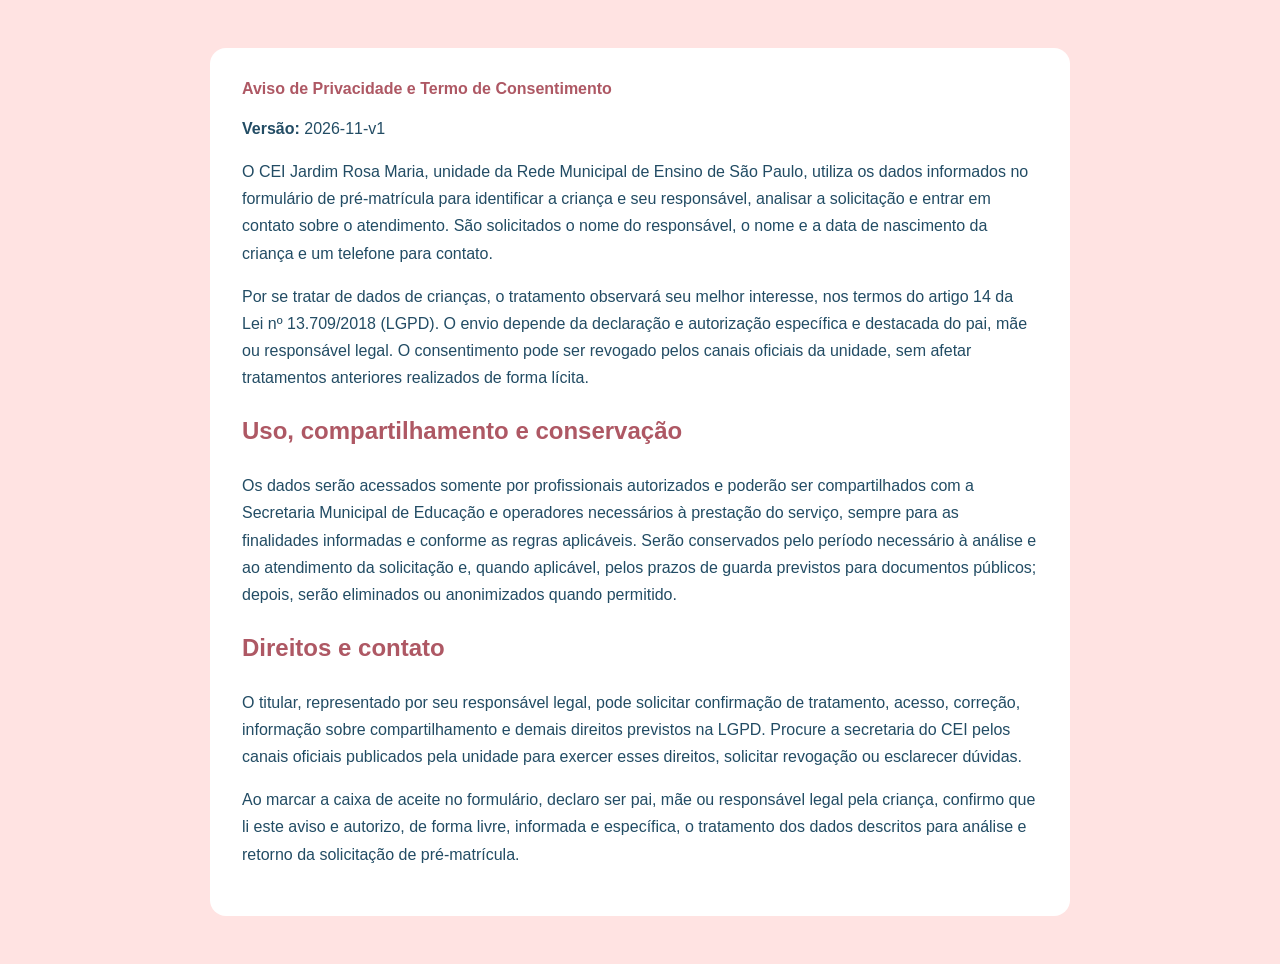
<file: frontend/pages/privacidade.html>
<!DOCTYPE html>
<html lang="pt-BR">
  <head>
    <meta charset="UTF-8" />
    <meta name="viewport" content="width=device-width, initial-scale=1.0" />
    <title>Aviso de Privacidade | CEI Jardim Rosa Maria</title>
    <link rel="stylesheet" href="../style.css" />
    <style>
      .privacy-content {
        max-width: 860px;
        margin: 3rem auto;
        padding: 2rem;
        color: #224c64;
        background: #fff;
        border-radius: 1rem;
        line-height: 1.7;
      }

      .privacy-content h1,
      .privacy-content h2 {
        color: #ae5864;
      }
    </style>
  </head>
  <body>
    <main class="privacy-content">
      <h1>Aviso de Privacidade e Termo de Consentimento</h1>
      <p><strong>Versão:</strong> 2026-11-v1</p>

      <p>
        O CEI Jardim Rosa Maria, unidade da Rede Municipal de Ensino de São Paulo, utiliza os dados
        informados no formulário de pré-matrícula para identificar a criança e seu responsável,
        analisar a solicitação e entrar em contato sobre o atendimento. São solicitados o nome do
        responsável, o nome e a data de nascimento da criança e um telefone para contato.
      </p>

      <p>
        Por se tratar de dados de crianças, o tratamento observará seu melhor interesse, nos termos
        do artigo 14 da Lei nº 13.709/2018 (LGPD). O envio depende da declaração e autorização
        específica e destacada do pai, mãe ou responsável legal. O consentimento pode ser revogado
        pelos canais oficiais da unidade, sem afetar tratamentos anteriores realizados de forma
        lícita.
      </p>

      <h2>Uso, compartilhamento e conservação</h2>
      <p>
        Os dados serão acessados somente por profissionais autorizados e poderão ser compartilhados
        com a Secretaria Municipal de Educação e operadores necessários à prestação do serviço,
        sempre para as finalidades informadas e conforme as regras aplicáveis. Serão conservados
        pelo período necessário à análise e ao atendimento da solicitação e, quando aplicável, pelos
        prazos de guarda previstos para documentos públicos; depois, serão eliminados ou
        anonimizados quando permitido.
      </p>

      <h2>Direitos e contato</h2>
      <p>
        O titular, representado por seu responsável legal, pode solicitar confirmação de tratamento,
        acesso, correção, informação sobre compartilhamento e demais direitos previstos na LGPD.
        Procure a secretaria do CEI pelos canais oficiais publicados pela unidade para exercer esses
        direitos, solicitar revogação ou esclarecer dúvidas.
      </p>

      <p>
        Ao marcar a caixa de aceite no formulário, declaro ser pai, mãe ou responsável legal pela
        criança, confirmo que li este aviso e autorizo, de forma livre, informada e específica, o
        tratamento dos dados descritos para análise e retorno da solicitação de pré-matrícula.
      </p>
    </main>
  </body>
</html>
</file>
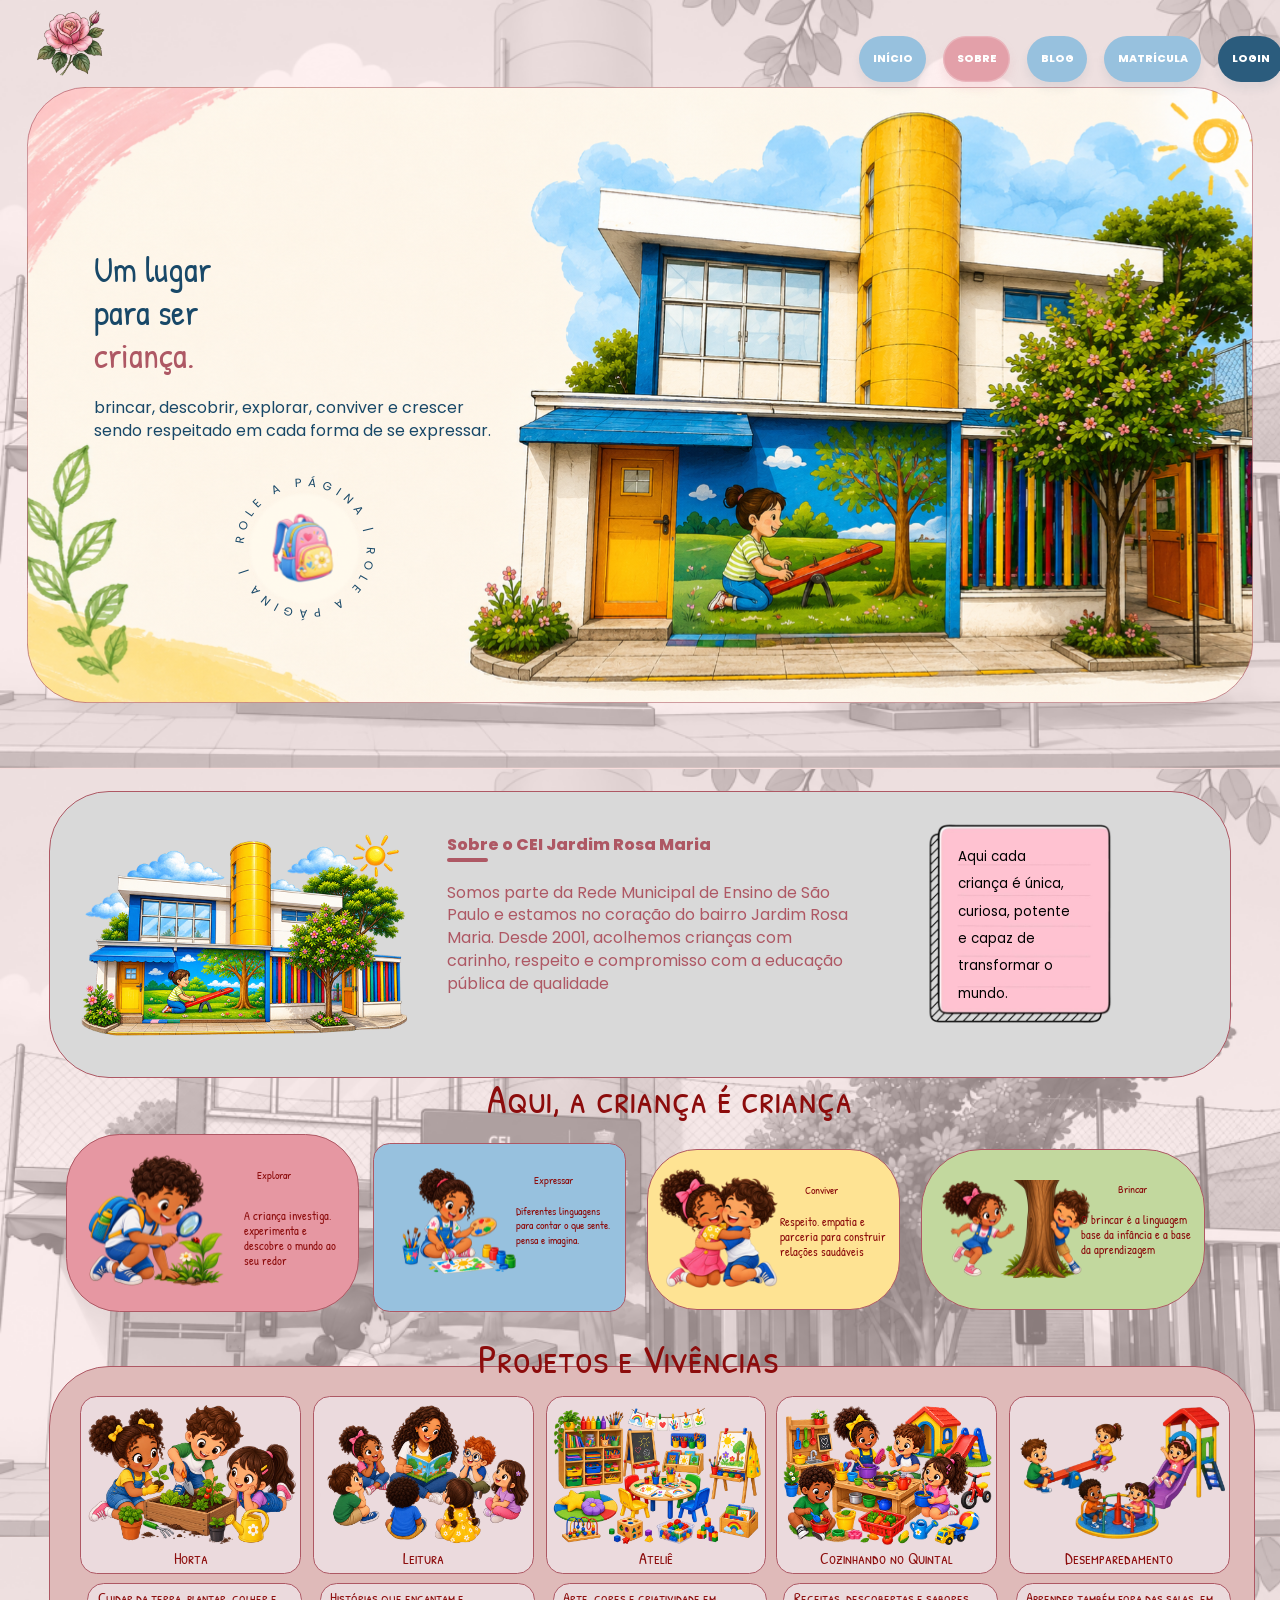
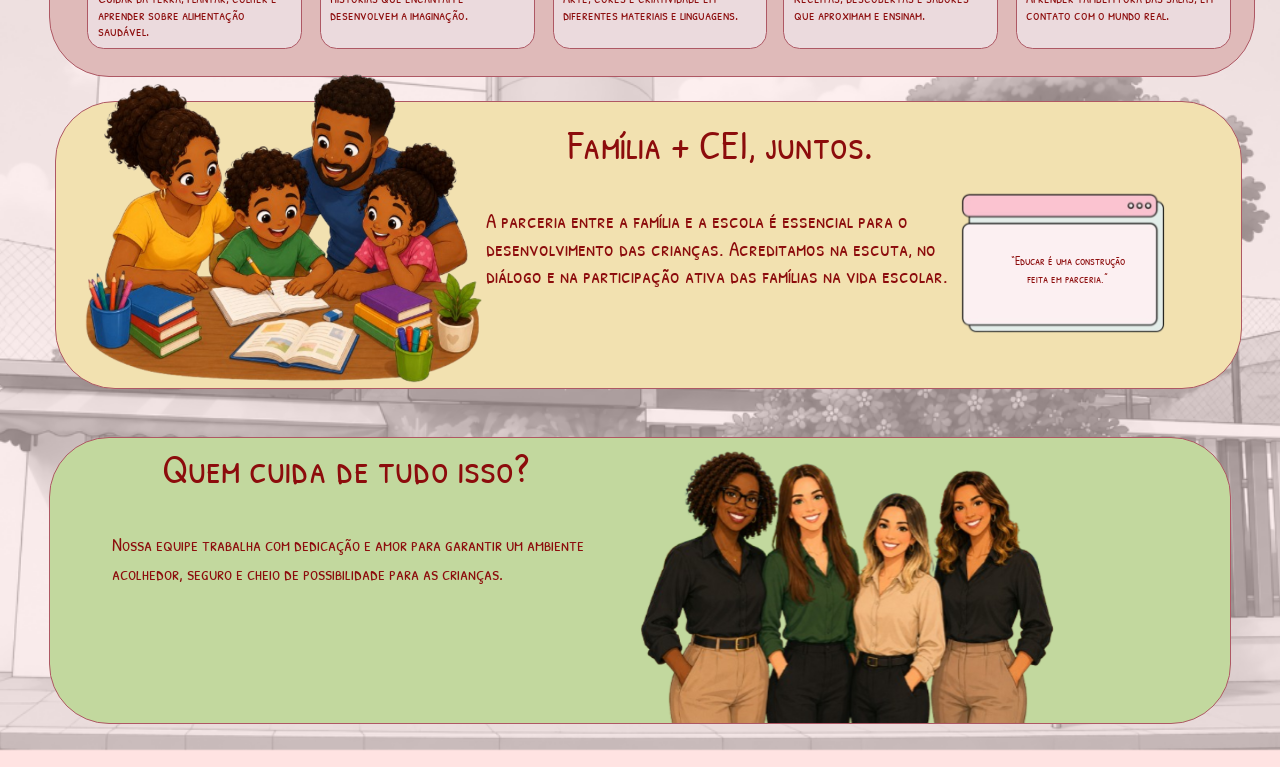
<file: frontend/pages/sobre.html>
<!DOCTYPE html>
<html lang="pt-BR">
  <head>
    <meta charset="UTF-8" />
    <meta name="viewport" content="width=device-width, initial-scale=1.0" />
    <title>Sobre | CEI Jardim Rosa Maria</title>
    <link rel="preconnect" href="https://fonts.googleapis.com" />
    <link rel="preconnect" href="https://fonts.gstatic.com" crossorigin />
    <link
      href="https://fonts.googleapis.com/css2?family=Patrick+Hand&family=Patrick+Hand+SC&family=Poppins:wght@400;700;800&display=swap"
      rel="stylesheet"
    />
    <link rel="stylesheet" href="../style.css" />
  </head>
  <body>
    <a class="skip-link" href="#main-content">Pular para o conteúdo principal</a>

    <main id="main-content" class="page sobre-page" aria-label="Página sobre o CEI Jardim Rosa Maria">
      <div class="sobre-canvas">
        <!-- Fundo repetido como no Figma para preencher toda a página longa. -->
        <img class="sobre-bg sobre-bg-1" src="../assets/img-fundo-iii.png" alt="" aria-hidden="true" />
        <img class="sobre-bg sobre-bg-2" src="../assets/img-fundo-iii.png" alt="" aria-hidden="true" />
        <img class="sobre-bg sobre-bg-3" src="../assets/img-fundo-iii.png" alt="" aria-hidden="true" />

        <img class="brand-flower" src="../assets/rosa.svg" alt="" aria-hidden="true" />

        <nav class="nav-menu" aria-label="Navegação principal">
          <a class="nav-pill" href="index.html">INÍCIO</a>
          <a class="nav-pill nav-pill-active" href="sobre.html" aria-current="page">SOBRE</a>
          <a class="nav-pill" href="blog.html">BLOG</a>
          <a class="nav-pill" href="matricula.html">MATRÍCULA</a>
          <a class="nav-pill nav-pill-login" href="login.html">LOGIN</a>
        </nav>

        <!-- Hero principal já exportado com a arte do Figma. -->
        <section class="sobre-hero">
          <img src="../assets/um-lugar-pra-ser-criança-page.svg" alt="Um lugar para ser criança" />
          <div class="sobre-hero-copy" aria-label="Um lugar para ser criança">
            <!-- Texto refeito em HTML para garantir nitidez e posição fiel ao Figma. -->
            <h1>
              Um lugar<br />
              para ser<br />
              <span>criança.</span>
            </h1>
            <p>
              brincar, descobrir, explorar, conviver e crescer<br />
              sendo respeitado em cada forma de se expressar.
            </p>
          </div>
          <!-- Mochila estática + texto circular animado, como convite para rolar a página. -->
          <div class="scroll-badge" aria-label="Role a página">
            <svg class="scroll-badge-text" viewBox="0 0 240 240" aria-hidden="true">
              <!-- TextPath mantém a frase no arco, reproduzindo o selo circular do Figma. -->
              <defs>
                <path
                  id="scroll-badge-circle"
                  d="M 120 120 m -84 0 a 84 84 0 1 1 168 0 a 84 84 0 1 1 -168 0"
                />
              </defs>
              <text>
                <textPath href="#scroll-badge-circle" startOffset="1%">
                  ROLE A PÁGINA | ROLE A PÁGINA |
                </textPath>
              </text>
            </svg>
            <div class="scroll-backpack">
              <img src="../assets/role-a-pagina.svg" alt="" aria-hidden="true" />
            </div>
          </div>
        </section>

        <section class="about-intro">
          <img class="intro-cei" src="../assets/cei-nuvem.png" alt="Ilustração do CEI Jardim Rosa Maria" />
          <div class="intro-copy">
            <h2>Sobre o CEI Jardim Rosa Maria</h2>
            <span class="sobre-underline" aria-hidden="true"></span>
            <p data-public-about>
              Somos parte da Rede Municipal de Ensino de São Paulo e estamos no coração do bairro
              Jardim Rosa Maria. Desde 2001, acolhemos crianças com carinho, respeito e compromisso
              com a educação pública de qualidade
            </p>
          </div>
          <div class="intro-note">
            <img src="../assets/nota.svg" alt="" aria-hidden="true" />
            <p>
              Aqui cada<br />
              criança é única,<br />
              curiosa, potente<br />
              e capaz de<br />
              transformar o<br />
              mundo.
            </p>
          </div>
        </section>

        <section class="rights-section" aria-labelledby="rights-title">
          <h2 id="rights-title">Aqui, a criança é criança</h2>
          <div class="right-card explorar">
            <img src="../assets/menino-explorando.svg" alt="" aria-hidden="true" />
            <h3>Explorar</h3>
            <p>A criança investiga, experimenta e descobre o mundo ao seu redor</p>
          </div>
          <div class="right-card expressar">
            <img src="../assets/menina-pintando.svg" alt="" aria-hidden="true" />
            <h3>Expressar</h3>
            <p>Diferentes linguagens para contar o que sente, pensa e imagina.</p>
          </div>
          <div class="right-card conviver">
            <img src="../assets/meninos-abraçando.svg" alt="" aria-hidden="true" />
            <h3>Conviver</h3>
            <p>Respeito, empatia e parceria para construir relações saudáveis</p>
          </div>
          <div class="right-card brincar">
            <img src="../assets/meninos-brincando.svg" alt="" aria-hidden="true" />
            <h3>Brincar</h3>
            <p>O brincar é a linguagem base da infância e a base da aprendizagem</p>
          </div>
        </section>

        <section class="projects-section" aria-labelledby="projects-title">
          <h2 id="projects-title">Projetos e Vivências</h2>
          <article class="project-card horta">
            <img src="../assets/criancas-horta.svg" alt="" aria-hidden="true" />
            <h3>Horta</h3>
            <p>Cuidar da terra, plantar, colher e aprender sobre alimentação saudável.</p>
          </article>
          <article class="project-card leitura">
            <img src="../assets/roda-leitura.svg" alt="" aria-hidden="true" />
            <h3>Leitura</h3>
            <p>Histórias que encantam e desenvolvem a imaginação.</p>
          </article>
          <article class="project-card atelie">
            <img src="../assets/atelie.svg" alt="" aria-hidden="true" />
            <h3>Ateliê</h3>
            <p>Arte, cores e criatividade em diferentes materiais e linguagens.</p>
          </article>
          <article class="project-card cozinha">
            <img src="../assets/cozinha-quintal.png" alt="" aria-hidden="true" />
            <h3>Cozinhando no Quintal</h3>
            <p>Receitas, descobertas e sabores que aproximam e ensinam.</p>
          </article>
          <article class="project-card quintal">
            <img src="../assets/brincando-quintal.svg" alt="" aria-hidden="true" />
            <h3>Desemparedamento</h3>
            <p>Aprender também fora das salas, em contato com o mundo real.</p>
          </article>
        </section>

        <section class="family-section">
          <img src="../assets/familia.svg" alt="" aria-hidden="true" />
          <h2>Família + CEI, juntos.</h2>
          <p>
            A parceria entre a família e a escola é essencial para o desenvolvimento das crianças.
            Acreditamos na escuta, no diálogo e na participação ativa das famílias na vida escolar.
          </p>
          <div class="family-quote">
            <img src="../assets/post-ite.svg" alt="" aria-hidden="true" />
            <span>“Educar é uma construção<br />feita em parceria.”</span>
          </div>
        </section>

        <section class="team-section">
          <h2>Quem cuida de tudo isso?</h2>
          <p>
            Nossa equipe trabalha com dedicação e amor para garantir um ambiente acolhedor, seguro
            e cheio de possibilidade para as crianças.
          </p>
          <img src="../assets/diretoras.svg" alt="Equipe diretora do CEI" />
        </section>
      </div>
    </main>
    <script src="../js/config.js"></script>
    <script src="../js/telemetria.js"></script>
    <script src="../js/sobre-publico.js"></script>
  </body>
</html>
</file>
<file: frontend/style.css>
﻿/* -------------------------------------------------------------------------- */
/* Manifesto de estilos                                                       */
/* -------------------------------------------------------------------------- */

/*
  Este arquivo mantém compatibilidade com as páginas HTML existentes.
  Os estilos foram separados por responsabilidade dentro da pasta css/.
  Mantenha a ordem dos imports: ela preserva a cascata original do layout.
*/
@import url("css/base.css");
@import url("css/components.css");
@import url("css/home.css");
@import url("css/matricula.css");
@import url("css/login.css");
@import url("css/blog.css");
@import url("css/sobre.css");
@import url("css/dashboard.css");
@import url("css/microinteractions.css");
</file>
<file: frontend/css/nova-publicacao.css>
.new-post-shell {
  overflow: hidden;
}

.new-post-header h1 {
  position: absolute;
  left: calc(54 * var(--ux));
  top: calc(17 * var(--uy));
  margin: 0;
  color: #224c64;
  font-size: calc(64 * var(--u));
  line-height: 1.33;
  font-weight: 800;
}

.new-post-kicker {
  position: absolute;
  left: calc(248 * var(--ux));
  top: calc(52 * var(--uy));
  display: inline-flex;
  align-items: center;
  gap: calc(12 * var(--ux));
  color: #ae5864;
  font-size: calc(18 * var(--u));
  line-height: 1.3;
  font-weight: 800;
}

.new-post-kicker span {
  font-size: calc(30 * var(--u));
  line-height: 1;
  font-weight: 400;
}

.new-post-header > p {
  position: absolute;
  left: calc(55 * var(--ux));
  top: calc(104 * var(--uy));
  width: calc(832 * var(--ux));
  margin: 0;
  color: #ae5864;
  font-size: calc(24 * var(--u));
  line-height: 1.5;
  font-weight: 800;
}

.new-post-heart {
  position: absolute;
  left: calc(471 * var(--ux));
  top: calc(16 * var(--uy));
  width: calc(70 * var(--u));
  height: calc(70 * var(--u));
  object-fit: contain;
  border-radius: calc(11 * var(--u));
  transform: rotate(23.71deg);
}

.new-post-user {
  right: calc(49 * var(--ux));
  top: calc(14 * var(--uy));
}

.new-post-form {
  position: absolute;
  left: calc(31 * var(--ux));
  top: calc(142 * var(--uy));
  width: calc(868 * var(--ux));
  height: calc(836 * var(--uy));
  border-radius: calc(10 * var(--u));
}

.new-post-field {
  position: absolute;
}

.new-post-field label,
.new-post-status legend {
  display: block;
  margin: 0 0 calc(3 * var(--uy));
  color: #224c64;
  font-size: calc(16 * var(--u));
  line-height: 1.2;
  font-weight: 800;
}

.new-post-field input,
.new-post-field select,
.new-post-field textarea {
  width: 100%;
  border: calc(1 * var(--u)) solid #ae5864;
  border-radius: calc(20 * var(--u));
  background: #f7f1f0;
  color: #224c64;
  font: 700 calc(18 * var(--u)) / 1.25 "Poppins", Arial, sans-serif;
  outline: 0;
  transition:
    border-color 170ms ease,
    box-shadow 170ms ease,
    background-color 170ms ease;
}

.new-post-field input,
.new-post-field select {
  height: calc(54 * var(--uy));
  padding: 0 calc(27 * var(--ux));
}

.new-post-field select {
  appearance: none;
  -webkit-appearance: none;
}

.new-post-field textarea {
  resize: none;
  padding: calc(34 * var(--uy)) calc(27 * var(--ux));
}

.new-post-field input::placeholder,
.new-post-field textarea::placeholder {
  color: #d9d9d9;
  opacity: 1;
}

.new-post-field input:focus,
.new-post-field select:focus,
.new-post-field textarea:focus {
  border-color: #8c0c0c;
  box-shadow: 0 0 0 calc(3 * var(--u)) rgba(174, 88, 100, 0.16);
}

.new-post-field-title {
  left: calc(10 * var(--ux));
  top: 0;
  width: calc(758 * var(--ux));
}

.new-post-field-category {
  left: calc(12 * var(--ux));
  top: calc(78 * var(--uy));
  width: calc(415 * var(--ux));
}

.new-post-select-control {
  position: relative;
}

.new-post-select-control select {
  width: 100%;
  padding-right: calc(58 * var(--ux));
}

.new-post-select-control img {
  position: absolute;
  right: calc(21 * var(--ux));
  top: 50%;
  width: calc(18 * var(--u));
  height: calc(18 * var(--u));
  transform: translateY(-50%) rotate(90deg);
  pointer-events: none;
}

.new-post-field-date {
  left: calc(436 * var(--ux));
  top: calc(78 * var(--uy));
  width: calc(334 * var(--ux));
}

.new-post-date-control {
  position: relative;
}

.new-post-date-control img {
  position: absolute;
  left: calc(18 * var(--ux));
  top: 50%;
  width: calc(24 * var(--u));
  height: calc(24 * var(--u));
  transform: translateY(-50%);
  pointer-events: none;
}

.new-post-date-control input {
  padding-left: calc(74 * var(--ux));
  padding-right: calc(27 * var(--ux));
  appearance: none;
  -webkit-appearance: none;
}

.new-post-date-control input::-webkit-calendar-picker-indicator {
  opacity: 0;
  cursor: pointer;
}

.new-post-field-upload {
  left: calc(12 * var(--ux));
  top: calc(153 * var(--uy));
  width: calc(471 * var(--ux));
}

.new-post-upload {
  height: calc(96 * var(--uy));
  display: flex !important;
  align-items: center;
  justify-content: center;
  gap: calc(28 * var(--ux));
  border: calc(1 * var(--u)) dashed #8c0c0c;
  border-radius: calc(20 * var(--u));
  background: rgba(243, 203, 208, 0.48);
  color: #224c64;
  text-align: left;
  cursor: pointer;
  transition:
    background-color 170ms ease,
    border-color 170ms ease,
    transform 170ms ease;
}

.new-post-upload input {
  position: absolute;
  width: 1px;
  height: 1px;
  opacity: 0;
  pointer-events: none;
}

.new-post-upload-icon {
  width: calc(52 * var(--u));
  height: calc(52 * var(--u));
  object-fit: contain;
}

.new-post-upload-copy {
  display: grid;
  gap: calc(4 * var(--uy));
}

.new-post-upload strong {
  font-size: calc(16 * var(--u));
  line-height: 1.2;
  font-weight: 800;
}

.new-post-upload-copy > span {
  font-size: calc(14 * var(--u));
  line-height: 1.2;
  font-weight: 400;
}

.new-post-upload:hover {
  background: rgba(243, 203, 208, 0.66);
  border-color: #ae5864;
  transform: translateY(calc(-1 * var(--uy)));
}

.new-post-field-summary {
  left: calc(10 * var(--ux));
  top: calc(271 * var(--uy));
  width: calc(764 * var(--ux));
  height: calc(194 * var(--uy));
}

.new-post-field-summary textarea {
  height: calc(151 * var(--uy));
}

.new-post-field-content {
  left: calc(9 * var(--ux));
  top: calc(445 * var(--uy));
  width: calc(765 * var(--ux));
  height: calc(203 * var(--uy));
}

.new-post-editor {
  overflow: hidden;
  border: calc(1 * var(--u)) solid #ae5864;
  border-radius: calc(20 * var(--u));
  background: #f7f1f0;
}

.new-post-editor-toolbar {
  height: calc(38 * var(--uy));
  display: flex;
  align-items: center;
  gap: calc(22 * var(--ux));
  padding: 0 calc(20 * var(--ux));
  border-radius: calc(20 * var(--u)) calc(20 * var(--u)) 0 0;
  background: #d8e0e5;
}

.new-post-editor-toolbar button,
.new-post-editor-toolbar select {
  border: 0;
  background: transparent;
  color: #224c64;
  font: 800 calc(16 * var(--u)) / 1 "Poppins", Arial, sans-serif;
  cursor: pointer;
}

.new-post-editor-toolbar button {
  min-width: calc(24 * var(--u));
  height: calc(28 * var(--uy));
  display: inline-flex;
  align-items: center;
  justify-content: center;
  padding: 0;
}

.new-post-editor-toolbar img {
  width: calc(24 * var(--u));
  height: calc(24 * var(--u));
}

.new-post-editor-select-control {
  margin-left: auto;
  position: relative;
  width: calc(152 * var(--ux));
  height: calc(28 * var(--uy));
  display: inline-flex;
  align-items: center;
}

.new-post-editor-select-control select {
  width: calc(152 * var(--ux));
  height: calc(28 * var(--uy));
  padding: 0 calc(28 * var(--ux)) 0 0;
  appearance: none;
  -webkit-appearance: none;
  outline: 0;
}

.new-post-editor-select-control img {
  position: absolute;
  right: 0;
  top: 50%;
  width: calc(16 * var(--u));
  height: calc(16 * var(--u));
  transform: translateY(-50%) rotate(90deg);
  pointer-events: none;
}

.new-post-editor textarea {
  height: calc(113 * var(--uy));
  border: 0;
  border-radius: 0;
}

.new-post-counter {
  position: absolute;
  right: 0;
  bottom: auto;
  color: #a8a8a8;
  font-size: calc(14 * var(--u));
  line-height: 1.5;
  font-weight: 700;
}

.new-post-field-summary .new-post-counter {
  top: calc(174 * var(--uy));
}

.new-post-field-content .new-post-counter {
  top: calc(190 * var(--uy));
}

.new-post-error {
  display: block;
  min-height: calc(18 * var(--uy));
  margin-top: calc(4 * var(--uy));
  color: #8c0c0c;
  font-size: calc(12 * var(--u));
  line-height: 1.2;
  font-weight: 700;
}

.new-post-status {
  position: absolute;
  left: calc(10 * var(--ux));
  top: calc(638 * var(--uy));
  width: calc(826 * var(--ux));
  margin: 0;
  padding: 0;
  border: 0;
}

.new-post-status label {
  position: absolute;
  top: calc(36 * var(--uy));
  display: grid;
  grid-template-columns: calc(24 * var(--u)) minmax(0, 1fr);
  column-gap: calc(8 * var(--ux));
  width: calc(340 * var(--ux));
  color: #224c64;
  cursor: pointer;
}

.new-post-status label:nth-of-type(2) {
  left: calc(418 * var(--ux));
  width: calc(380 * var(--ux));
}

.new-post-status input {
  position: absolute;
  opacity: 0;
}

.new-post-status label > span {
  grid-row: 1 / span 2;
  width: calc(20 * var(--u));
  height: calc(20 * var(--u));
  border: calc(1 * var(--u)) solid #ae5864;
  border-radius: 50%;
  background: #f7f1f0;
}

.new-post-status input:checked + span {
  box-shadow: inset 0 0 0 calc(4 * var(--u)) #f7f1f0;
  background: #ae5864;
}

.new-post-status strong {
  font-size: calc(14 * var(--u));
  line-height: 1.2;
  font-weight: 800;
}

.new-post-status small {
  font-size: calc(14 * var(--u));
  line-height: 1.2;
  font-weight: 400;
}

.new-post-form-feedback {
  position: absolute;
  left: calc(10 * var(--ux));
  bottom: calc(63 * var(--uy));
  color: #346748;
  font-size: calc(14 * var(--u));
  font-weight: 800;
}

.new-post-form-feedback[hidden] {
  display: none;
}

.new-post-footer {
  position: absolute;
  left: calc(10 * var(--ux));
  right: calc(27 * var(--ux));
  bottom: 0;
  display: flex;
  align-items: center;
}

.new-post-footer a,
.new-post-footer button {
  height: calc(48 * var(--uy));
  display: inline-flex;
  align-items: center;
  justify-content: center;
  border: calc(1 * var(--u)) solid #ae5864;
  border-radius: calc(20 * var(--u));
  font: 500 calc(16 * var(--u)) / 1 "Poppins", Arial, sans-serif;
  text-decoration: none;
  cursor: pointer;
  transition:
    transform 170ms ease,
    box-shadow 170ms ease,
    background-color 170ms ease;
}

.new-post-footer a:hover,
.new-post-footer button:hover,
.new-post-preview button:hover,
.new-post-editor-toolbar button:hover,
.new-post-editor-select-control:hover {
  filter: brightness(1.03);
  box-shadow: 0 calc(5 * var(--uy)) calc(12 * var(--u)) rgba(34, 76, 100, 0.11);
  transform: translateY(calc(-1 * var(--uy)));
}

.new-post-footer a:active,
.new-post-footer button:active,
.new-post-preview button:active,
.new-post-editor-toolbar button:active {
  transform: translateY(calc(1 * var(--uy))) scale(0.985);
}

.new-post-page :is(a, button, input, select, textarea, .new-post-upload):focus-visible {
  outline: calc(3 * var(--u)) solid rgba(174, 88, 100, 0.55);
  outline-offset: calc(3 * var(--u));
}

.new-post-cancel {
  width: calc(140 * var(--ux));
  background: #f7f1f0;
  color: #224c64;
}

.new-post-draft {
  width: calc(153 * var(--ux));
  margin-left: auto;
  background: #cfdee8;
  color: #224c64;
}

.new-post-publish {
  width: calc(140 * var(--ux));
  margin-left: calc(15 * var(--ux));
  background: #ae5864;
  color: #fff;
}

.new-post-preview-card {
  position: absolute;
  right: calc(29 * var(--ux));
  top: calc(138 * var(--uy));
  width: calc(477 * var(--ux));
  height: calc(593 * var(--uy));
  padding: calc(28 * var(--uy)) calc(19 * var(--ux));
  border-radius: calc(10 * var(--u));
  background: #cfdee8;
}

.new-post-preview-card header {
  display: grid;
  grid-template-columns: calc(38 * var(--u)) minmax(0, 1fr);
  gap: calc(17 * var(--ux));
  align-items: start;
  color: #224c64;
}

.new-post-preview-card header img {
  width: calc(38 * var(--u));
  height: calc(29 * var(--u));
}

.new-post-preview-card h2,
.new-post-preview-card p {
  margin: 0;
}

.new-post-preview-card h2 {
  font-size: calc(16 * var(--u));
  line-height: 1.25;
  font-weight: 800;
}

.new-post-preview-card header p {
  margin-top: calc(2 * var(--uy));
  font-size: calc(14 * var(--u));
  line-height: 1.35;
  font-weight: 400;
}

.new-post-preview {
  height: calc(487 * var(--uy));
  margin-top: calc(18 * var(--uy));
  padding: calc(15 * var(--uy)) calc(27 * var(--ux));
  border-radius: calc(10 * var(--u));
  background: #fff;
}

.new-post-preview-image {
  width: 100%;
  height: calc(159 * var(--uy));
  display: block;
  object-fit: cover;
  border-radius: calc(10 * var(--u));
}

.new-post-preview h3 {
  margin: calc(18 * var(--uy)) 0 calc(7 * var(--uy));
  color: #224c64;
  font-size: calc(16 * var(--u));
  line-height: 1.25;
  font-weight: 800;
}

.new-post-preview-date {
  display: flex;
  align-items: center;
  gap: calc(9 * var(--ux));
  color: #224c64;
  font-size: calc(14 * var(--u));
  line-height: 1.35;
}

.new-post-preview-date img {
  width: calc(24 * var(--u));
  height: calc(24 * var(--u));
}

.new-post-preview-summary {
  margin-top: calc(14 * var(--uy)) !important;
  color: #224c64;
  font-size: calc(14 * var(--u));
  line-height: 1.35;
  font-weight: 400;
}

.new-post-preview-category {
  width: max-content;
  min-width: calc(100 * var(--ux));
  min-height: calc(28 * var(--uy));
  display: inline-flex;
  align-items: center;
  justify-content: center;
  margin-top: calc(10 * var(--uy));
  padding: 0 calc(15 * var(--ux));
  border-radius: 999px;
  background: #e697a2;
  color: #fff;
  font-size: calc(13 * var(--u));
  font-weight: 700;
}

.new-post-preview-category[hidden] {
  display: none;
}

.new-post-preview button {
  min-width: calc(140 * var(--ux));
  height: calc(32 * var(--uy));
  display: inline-flex;
  align-items: center;
  justify-content: center;
  gap: calc(10 * var(--ux));
  margin-top: calc(10 * var(--uy));
  border: calc(1 * var(--u)) solid #ae5864;
  border-radius: calc(20 * var(--u));
  background: #e697a2;
  color: #fff;
  font: 400 calc(16 * var(--u)) / 1 "Poppins", Arial, sans-serif;
  cursor: pointer;
}

.new-post-preview button img {
  width: calc(24 * var(--u));
  height: calc(24 * var(--u));
}

.new-post-decor {
  position: absolute;
  right: calc(30 * var(--ux));
  bottom: calc(28 * var(--uy));
  width: calc(270 * var(--ux));
  height: calc(224 * var(--uy));
  object-fit: contain;
  transform: rotate(-19.61deg);
}

@media (max-width: 900px) {
  .new-post-page {
    overflow: visible;
  }

  .new-post-shell {
    display: grid;
    gap: 22px;
    overflow: visible;
  }

  .new-post-header h1,
  .new-post-kicker,
  .new-post-header > p,
  .new-post-heart,
  .new-post-user,
  .new-post-form,
  .new-post-field,
  .new-post-status,
  .new-post-footer,
  .new-post-preview-card,
  .new-post-decor {
    position: relative;
    left: auto;
    right: auto;
    top: auto;
    bottom: auto;
    width: 100%;
    height: auto;
  }

  .new-post-header h1 {
    font-size: 42px;
  }

  .new-post-kicker {
    margin-top: 8px;
  }

  .new-post-header > p {
    margin-top: 8px;
    font-size: 17px;
  }

  .new-post-heart,
  .new-post-decor {
    display: none;
  }

  .new-post-user {
    width: max-content;
    margin-top: 16px;
  }

  .new-post-form {
    display: grid;
    gap: 16px;
  }

  .new-post-field-date,
  .new-post-field-upload,
  .new-post-field-summary,
  .new-post-field-content {
    width: 100%;
  }

  .new-post-status {
    display: grid;
    gap: 12px;
  }

  .new-post-status label,
  .new-post-status label:nth-of-type(2) {
    position: relative;
    left: auto;
    top: auto;
    width: 100%;
  }

  .new-post-footer {
    display: grid;
    grid-template-columns: 1fr;
    gap: 10px;
  }

  .new-post-footer a,
  .new-post-footer button,
  .new-post-draft,
  .new-post-publish {
    width: 100%;
    margin-left: 0;
  }

  .new-post-preview-card {
    padding: 22px;
  }

  .new-post-preview {
    height: auto;
  }
}
</file>
